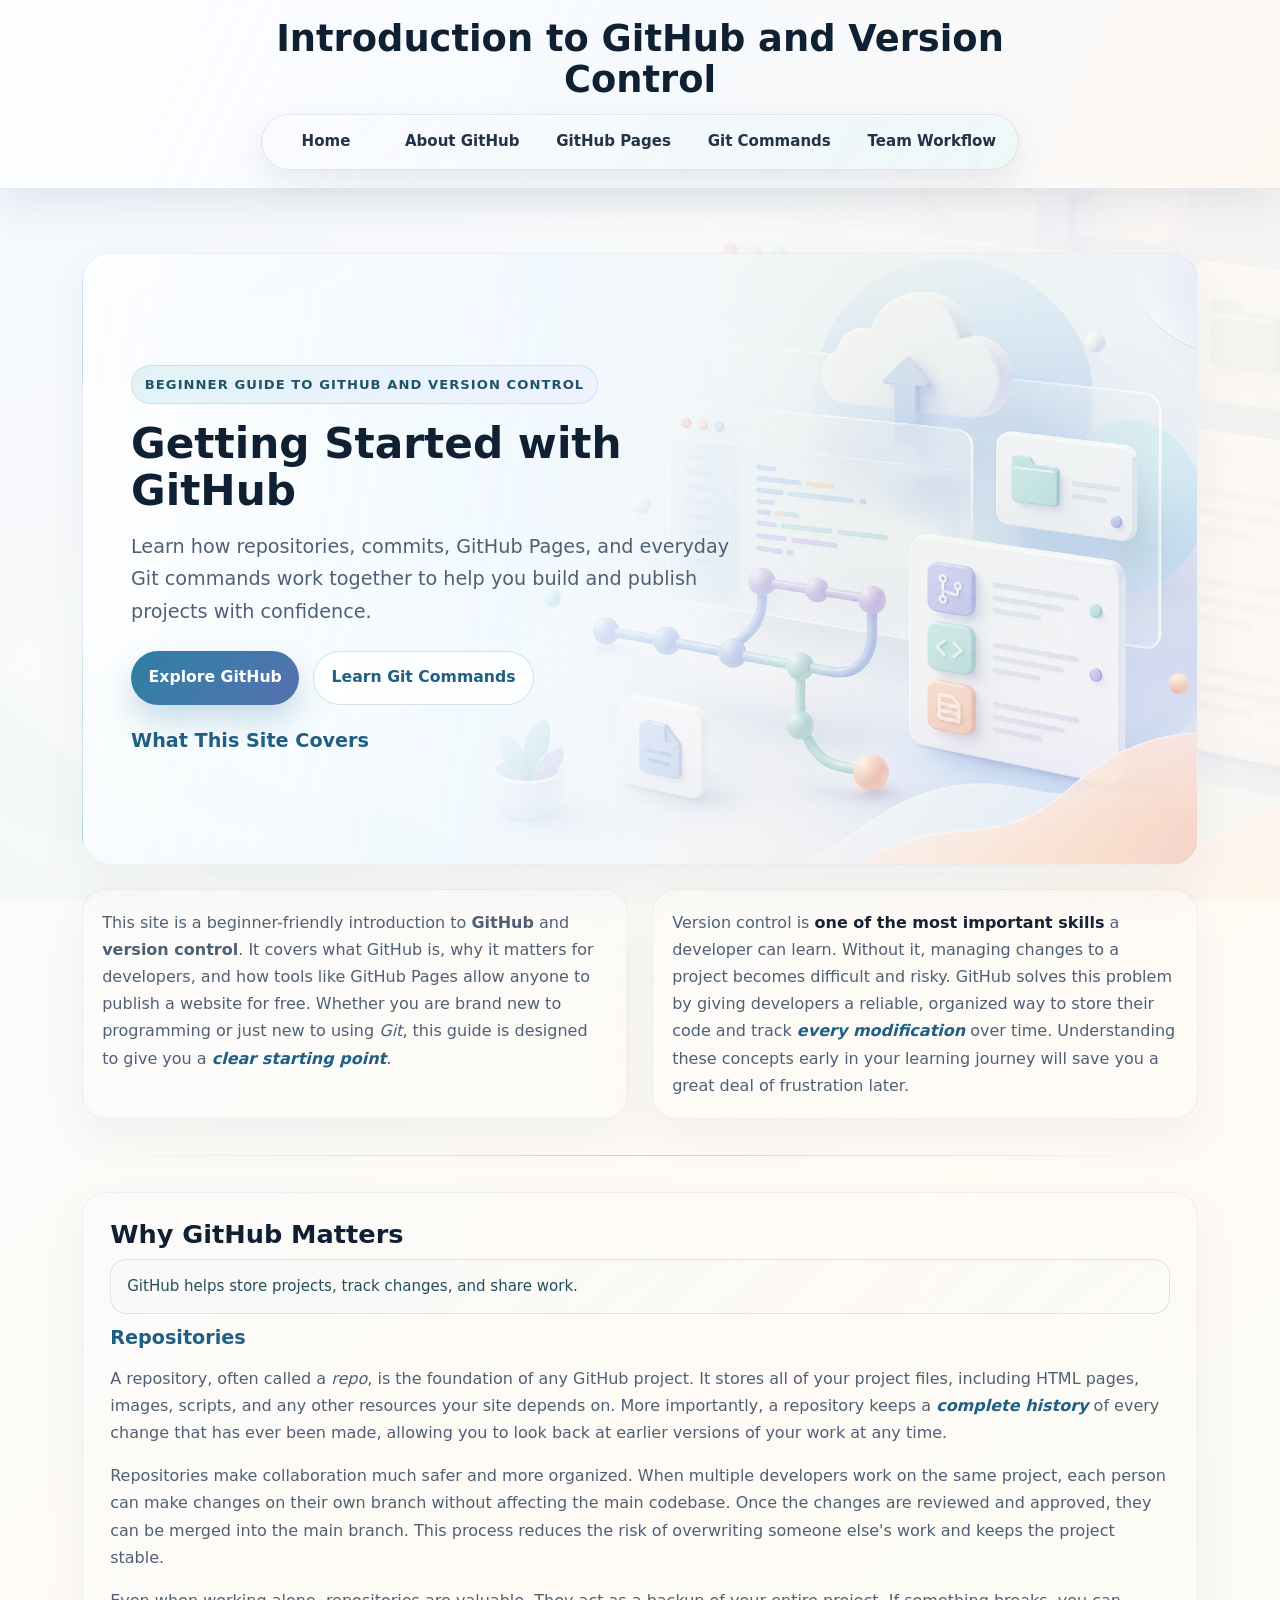
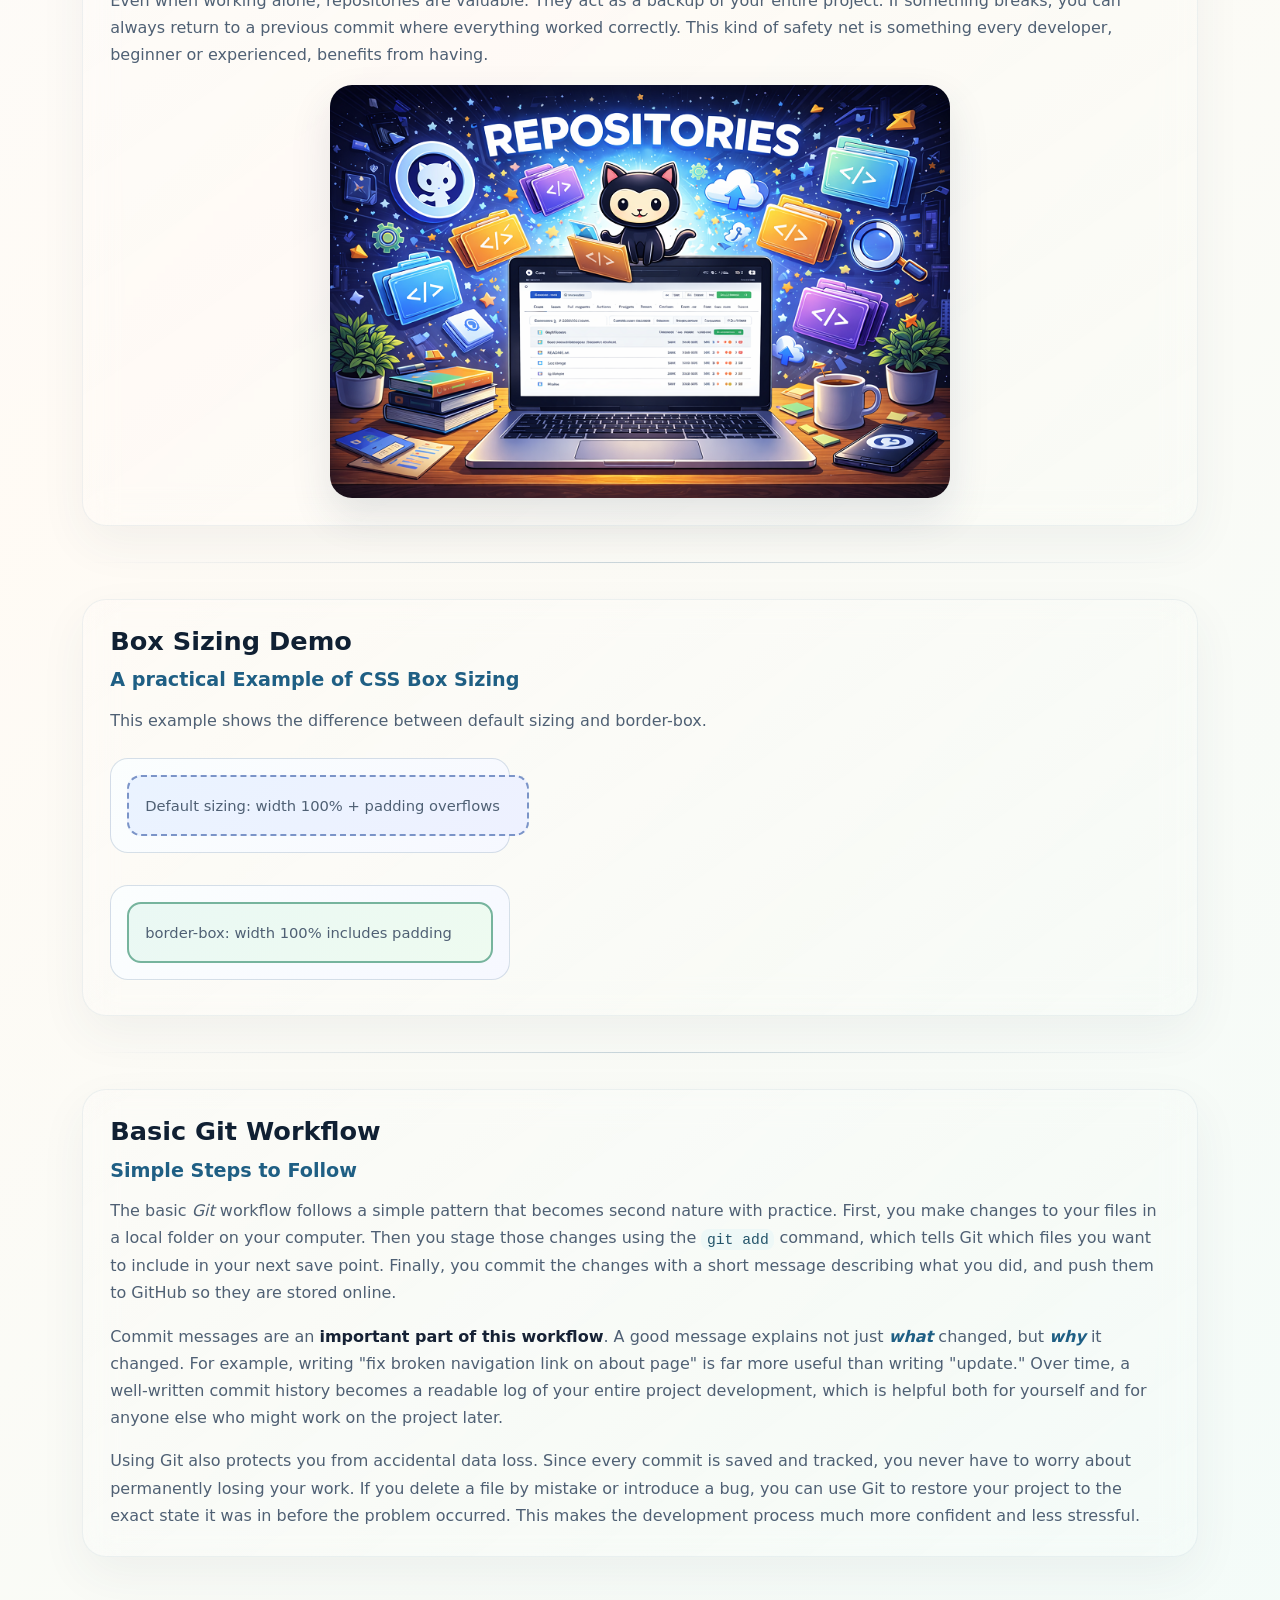
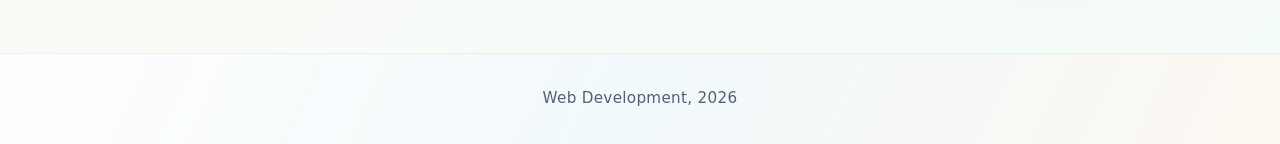
<file: index.html>
<!DOCTYPE html>
<html lang="en">
<head>
    <meta charset="UTF-8">
    <meta name="viewport" content="width=device-width, initial-scale=1.0">
    <meta name="author" content="Abdulrahman Al Haideri">
    <meta name="description" content="A simple three-page website about GitHub and version control.">
    <meta name="keywords" content="GitHub, version control, git, repository, GitHub Pages">
    <title>Getting Started with GitHub</title>
    <base href="https://7amany888555.github.io/web_dev_2026/">
    <link rel="stylesheet" href="css/style.css">
    <link rel="icon" type="image/png" href="/media/logoo.png">
<script type="application/ld+json">
{
  "@context": "https://schema.org",
  "@type": "WebPage",
  "name": "Getting Started with GitHub",
  "description": "A simple three-page website about GitHub and version control.",
  "author": {
    "@type": "Person",
    "name": "Abdulrahman Al Haideri"
  },


  "keywords": [
    "GitHub",
    "version control",
    "git",
    "repository",
    "GitHub Pages"
  ],
  "hasPart": [
    {
      "@type": "WebPageElement",
      "name": "Introduction to GitHub"
    },
    {
      "@type": "WebPageElement",
      "name": "Why GitHub Matters"
    },
    {
      "@type": "WebPageElement",
      "name": "Repositories"
    },
    {
      "@type": "WebPageElement",
      "name": "Box Sizing Demo"
    },
    {
      "@type": "WebPageElement",
      "name": "Basic Git Workflow"
    }
  ],
  "mainContentOfPage": {
    "@type": "WebPageElement",
    "name": "Main Article Content"
  },
  "breadcrumb": {
    "@type": "BreadcrumbList",
    "itemListElement": [
      {
        "@type": "ListItem",
        "position": 1,
        "name": "Home"
      },
      {
        "@type": "ListItem",
        "position": 2,
        "name": "About GitHub"
      },
      {
        "@type": "ListItem",
        "position": 3,
        "name": "GitHub Pages"
      }
    ]
  }
}
</script>

</head>
<body class="home-page">
    <header>
        <h1>Introduction to GitHub and Version Control</h1>
        <nav>
            <ul>
                <li><a href="index.html">Home</a></li>
                <li><a href="about.html">About GitHub</a></li>
                <li><a href="pages.html">GitHub Pages</a></li>
                <li><a href="git-commands.html">Git Commands</a></li>
                <li><a href="team-workflow.html">Team Workflow</a></li>
            </ul>
        </nav>
    </header>

    <main>
        <article>
            <header class="hero-section">
                <div class="hero-content">
                    <p class="eyebrow">Beginner guide to GitHub and version control</p>
                    <h2>Getting Started with GitHub</h2>
                    <p class="hero-summary">Learn how repositories, commits, GitHub Pages, and everyday Git commands work together to help you build and publish projects with confidence.</p>
                    <div class="hero-actions">
                        <a class="button button-primary" href="https://github.com" target="_blank" rel="noopener">Explore GitHub</a>
                        <a class="button button-secondary" href="git-commands.html">Learn Git Commands</a>
                    </div>
                    <h3>What This Site Covers</h3>
                </div>
            </header>

            <p>This site is a beginner-friendly introduction to <b>GitHub</b> and <b>version control</b>. It covers what GitHub is, why it matters for developers, and how tools like GitHub Pages allow anyone to publish a website for free. Whether you are brand new to programming or just new to using <i>Git</i>, this guide is designed to give you a <em>clear starting point</em>.</p>

            <p>Version control is <strong>one of the most important skills</strong> a developer can learn. Without it, managing changes to a project becomes difficult and risky. GitHub solves this problem by giving developers a reliable, organized way to store their code and track <em>every modification</em> over time. Understanding these concepts early in your learning journey will save you a great deal of frustration later.</p>

            <hr>

            <section>
                <header>
                    <h2>Why GitHub Matters</h2>
                    <aside>GitHub helps store projects, track changes, and share work.</aside>
                    <h3>Repositories</h3>
                </header>

                <p>A repository, often called a <i>repo</i>, is the foundation of any GitHub project. It stores all of your project files, including HTML pages, images, scripts, and any other resources your site depends on. More importantly, a repository keeps a <em>complete history</em> of every change that has ever been made, allowing you to look back at earlier versions of your work at any time.</p>

                <p>Repositories make collaboration much safer and more organized. When multiple developers work on the same project, each person can make changes on their own branch without affecting the main codebase. Once the changes are reviewed and approved, they can be merged into the main branch. This process reduces the risk of overwriting someone else's work and keeps the project stable.</p>

                <p>Even when working alone, repositories are valuable. They act as a backup of your entire project. If something breaks, you can always return to a previous commit where everything worked correctly. This kind of safety net is something every developer, beginner or experienced, benefits from having.</p>

                <picture>
                    <source srcset="media/Repo-large.png" media="(min-width: 400px)">
                    <source srcset="media/Repo-small.png" media="(max-width: 399px)">
                    <img src="media/Repo-small.png" alt="Repository logo representing code hosting and version control">
                </picture>
            </section>

            <hr>
            <section>
                <header>
                    <h2>Box Sizing Demo</h2>
                    <h3>A practical Example of CSS Box Sizing</h3>
                </header>

                <p>This example shows the difference between default sizing and border-box.</p>

                <div class="parent-box">
                    <div class="child-default">
                        <p>Default sizing: width 100% + padding overflows</p>
                    </div>
                </div>

                <div class="parent-box">
                    <div class="child-borderbox">
                        <p>border-box: width 100% includes padding</p>
                    </div>
                </div>
            </section>

            <hr>

            <section>
                <header>
                    <h2>Basic Git Workflow</h2>
                    <h3>Simple Steps to Follow</h3>
                </header>

                <p>The basic <i>Git</i> workflow follows a simple pattern that becomes second nature with practice. First, you make changes to your files in a local folder on your computer. Then you stage those changes using the <code>git add</code> command, which tells Git which files you want to include in your next save point. Finally, you commit the changes with a short message describing what you did, and push them to GitHub so they are stored online.</p>

                <p>Commit messages are an <strong>important part of this workflow</strong>. A good message explains not just <em>what</em> changed, but <em>why</em> it changed. For example, writing "fix broken navigation link on about page" is far more useful than writing "update." Over time, a well-written commit history becomes a readable log of your entire project development, which is helpful both for yourself and for anyone else who might work on the project later.</p>

                <p>Using Git also protects you from accidental data loss. Since every commit is saved and tracked, you never have to worry about permanently losing your work. If you delete a file by mistake or introduce a bug, you can use Git to restore your project to the exact state it was in before the problem occurred. This makes the development process much more confident and less stressful.</p>
            </section>
        </article>
    </main>

    <footer>
        <address>Web Development, 2026</address>
    </footer>
</body>
</html>
</file>
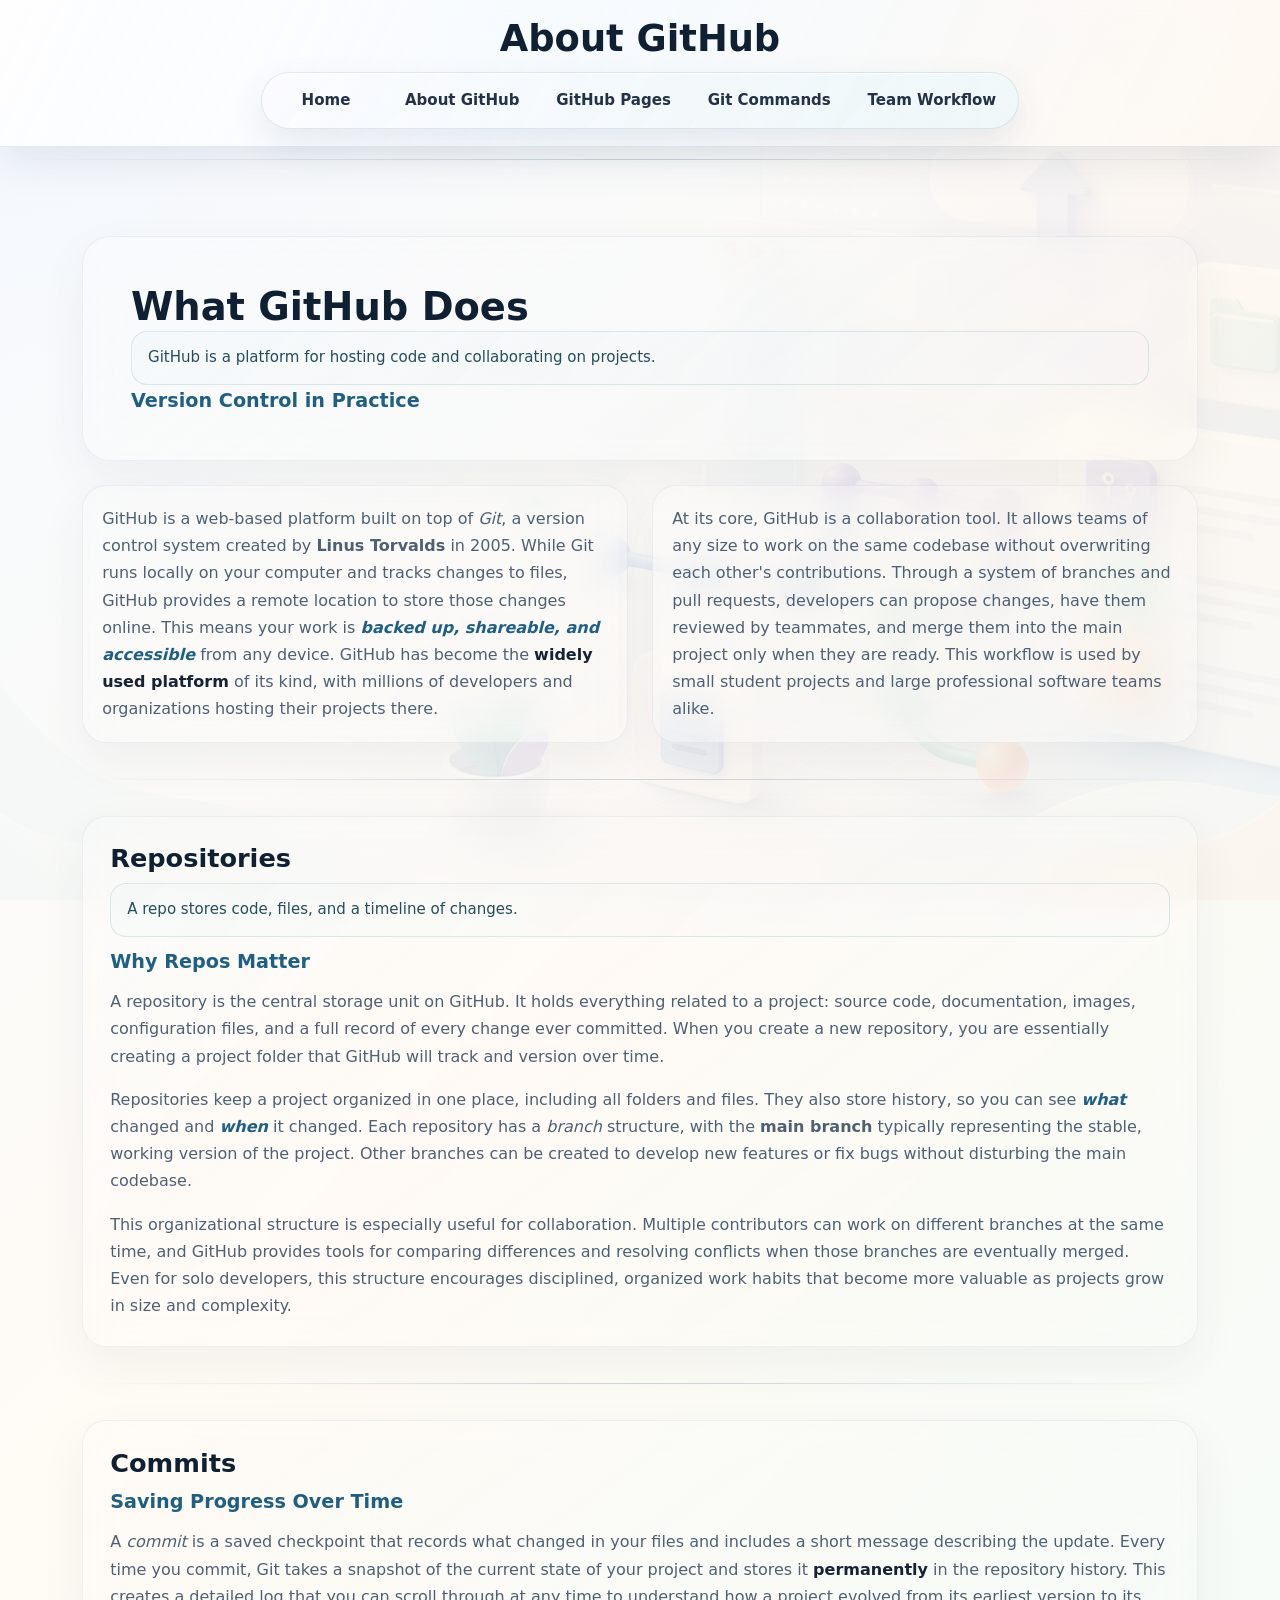
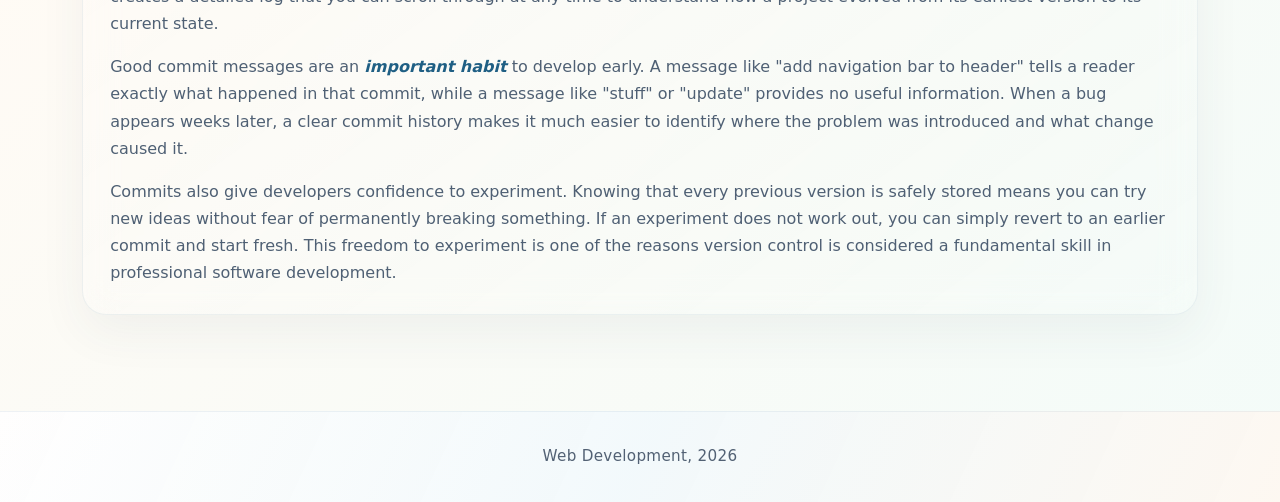
<file: about.html>
<!DOCTYPE html>
<html lang="en">
<head>
    <meta charset="UTF-8">
    <meta name="viewport" content="width=device-width, initial-scale=1.0">
    <meta name="author" content="Abdulrahman Al Haideri">
    <meta name="description" content="A short page about GitHub and how it helps developers.">
    <meta name="keywords" content="GitHub, git, repository, commits, collaboration">
    <title>About GitHub</title>
    <base href="https://7amany888555.github.io/web_dev_2026/">
    <link rel="stylesheet" href="css/style.css">
    <link rel="icon" type="image/png" href="/media/logoo.png">

    <script type="application/ld+json">
{
  "@context": "https://schema.org",
  "@type": "WebPage",
  "name": "About GitHub",
  "description": "A short page about GitHub and how it helps developers.",
  "author": {
    "@type": "Person",
    "name": "Abdulrahman Al Haideri"
  },
  "keywords": [
    "GitHub",
    "git",
    "repository",
    "commits",
    "collaboration"
  ],
  "hasPart": [
    {
      "@type": "WebPageElement",
      "name": "What GitHub Does"
    },
    {
      "@type": "WebPageElement",
      "name": "Repositories"
    },
    {
      "@type": "WebPageElement",
      "name": "Commits"
    }
  ],
  "mainEntity": {
    "@type": "CreativeWork",
    "name": "About GitHub Article"
  }
}
     </script>
</head>
<body class="inner-page">
    <header>
        <h1>About GitHub</h1>
        <nav>
            <ul>
                <li><a href="index.html">Home</a></li>
                <li><a href="about.html">About GitHub</a></li>
                <li><a href="pages.html">GitHub Pages</a></li>
                <li><a href="git-commands.html">Git Commands</a></li>
                <li><a href="team-workflow.html">Team Workflow</a></li>
            </ul>
        </nav>
    </header>

    <hr>

    <main>
        <article>
            <header>
                <h2>What GitHub Does</h2>
                    <aside>GitHub is a platform for hosting code and collaborating on projects.</aside>
                <h3>Version Control in Practice</h3>
            </header>

            <p>GitHub is a web-based platform built on top of <i>Git</i>, a version control system created by <b>Linus Torvalds</b> in 2005. While Git runs locally on your computer and tracks changes to files, GitHub provides a remote location to store those changes online. This means your work is <em>backed up, shareable, and accessible</em> from any device. GitHub has become the <strong>widely used platform</strong> of its kind, with millions of developers and organizations hosting their projects there.</p>

            <p>At its core, GitHub is a collaboration tool. It allows teams of any size to work on the same codebase without overwriting each other's contributions. Through a system of branches and pull requests, developers can propose changes, have them reviewed by teammates, and merge them into the main project only when they are ready. This workflow is used by small student projects and large professional software teams alike.</p>

            <hr>

            <section>
                <header>
                    <h2>Repositories</h2>
                    <aside>A repo stores code, files, and a timeline of changes.</aside>
                    <h3>Why Repos Matter</h3>
                </header>

                <p>A repository is the central storage unit on GitHub. It holds everything related to a project: source code, documentation, images, configuration files, and a full record of every change ever committed. When you create a new repository, you are essentially creating a project folder that GitHub will track and version over time.</p>

                <p>Repositories keep a project organized in one place, including all folders and files. They also store history, so you can see <em>what</em> changed and <em>when</em> it changed. Each repository has a <i>branch</i> structure, with the <b>main branch</b> typically representing the stable, working version of the project. Other branches can be created to develop new features or fix bugs without disturbing the main codebase.</p>

                <p>This organizational structure is especially useful for collaboration. Multiple contributors can work on different branches at the same time, and GitHub provides tools for comparing differences and resolving conflicts when those branches are eventually merged. Even for solo developers, this structure encourages disciplined, organized work habits that become more valuable as projects grow in size and complexity.</p>
            </section>

            <hr>

            <section>
                <header>
                    <h2>Commits</h2>
                    <h3>Saving Progress Over Time</h3>
                </header>

                <p>A <i>commit</i> is a saved checkpoint that records what changed in your files and includes a short message describing the update. Every time you commit, Git takes a snapshot of the current state of your project and stores it <strong>permanently</strong> in the repository history. This creates a detailed log that you can scroll through at any time to understand how a project evolved from its earliest version to its current state.</p>

                <p>Good commit messages are an <em>important habit</em> to develop early. A message like "add navigation bar to header" tells a reader exactly what happened in that commit, while a message like "stuff" or "update" provides no useful information. When a bug appears weeks later, a clear commit history makes it much easier to identify where the problem was introduced and what change caused it.</p>

                <p>Commits also give developers confidence to experiment. Knowing that every previous version is safely stored means you can try new ideas without fear of permanently breaking something. If an experiment does not work out, you can simply revert to an earlier commit and start fresh. This freedom to experiment is one of the reasons version control is considered a fundamental skill in professional software development.</p>
            </section>
        </article>
    </main>

    <footer>
        <address>Web Development, 2026</address>
    </footer>
</body>
</html>
</file>
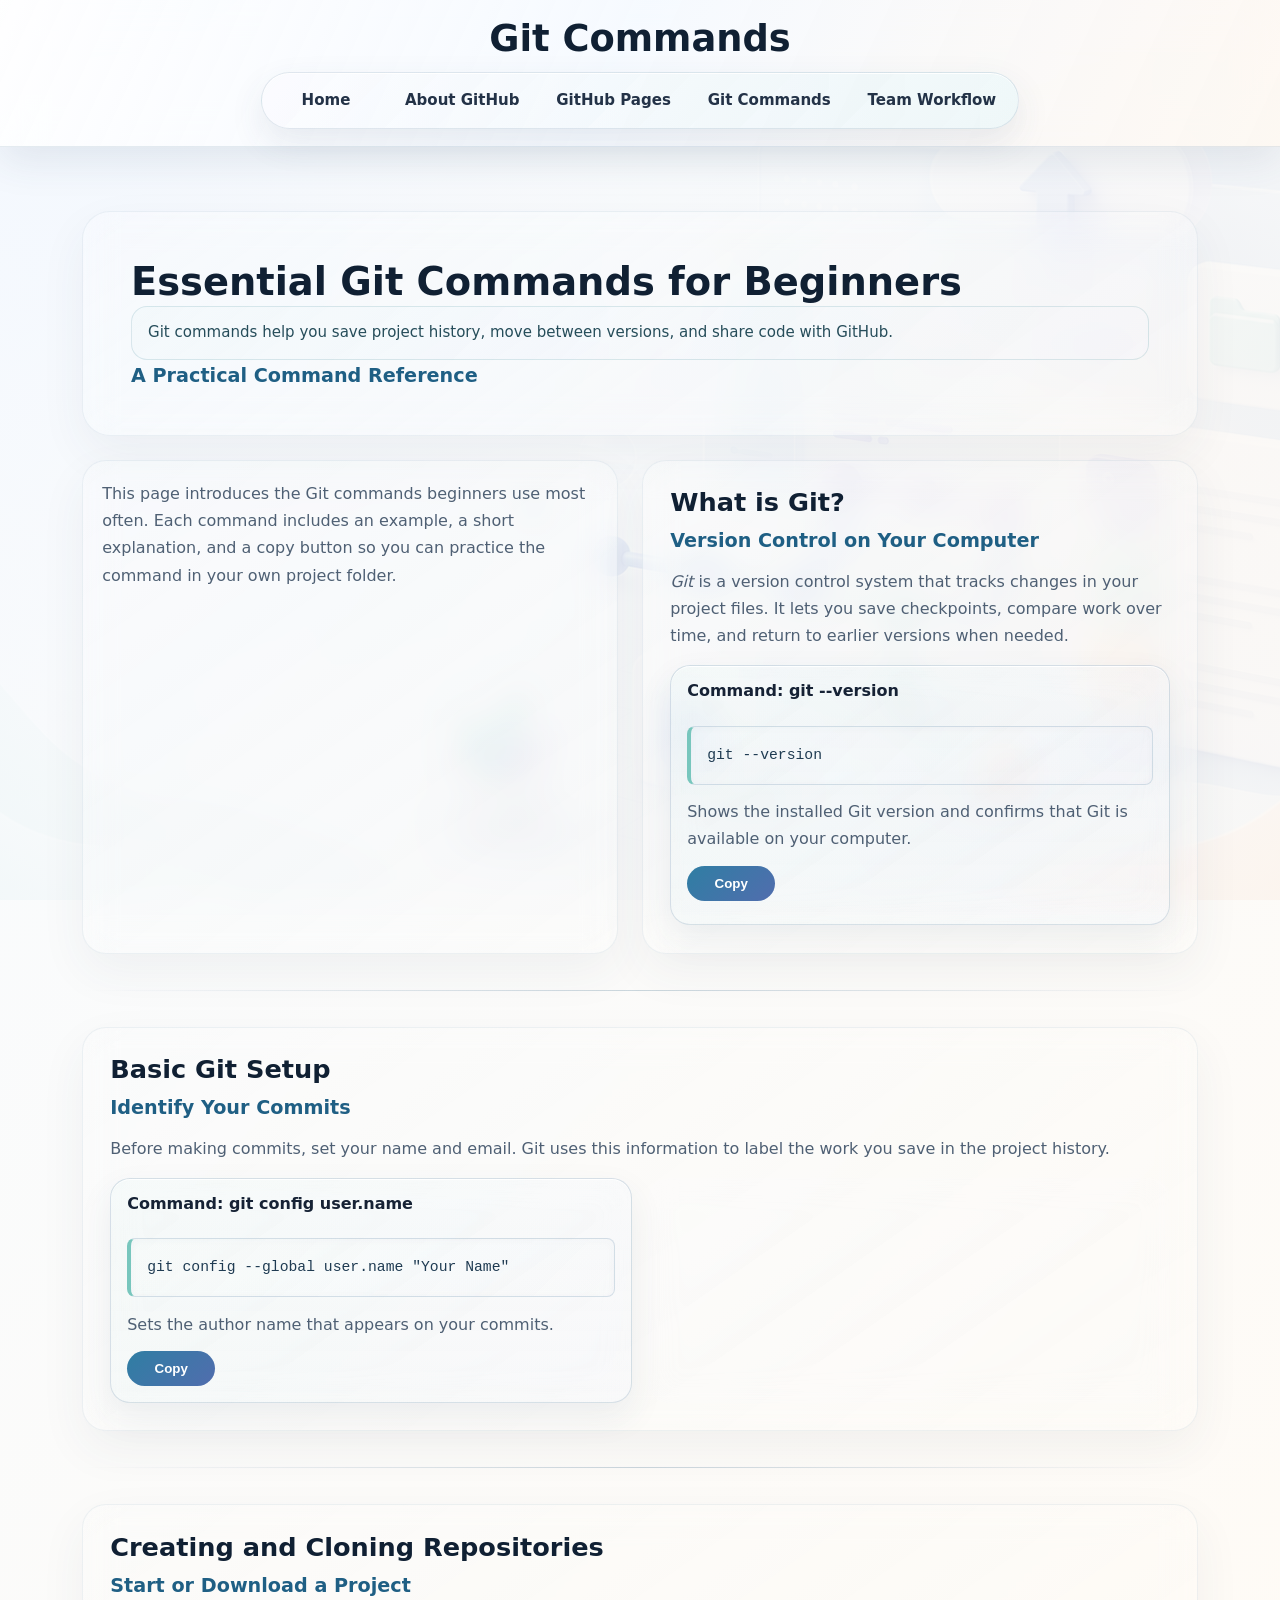
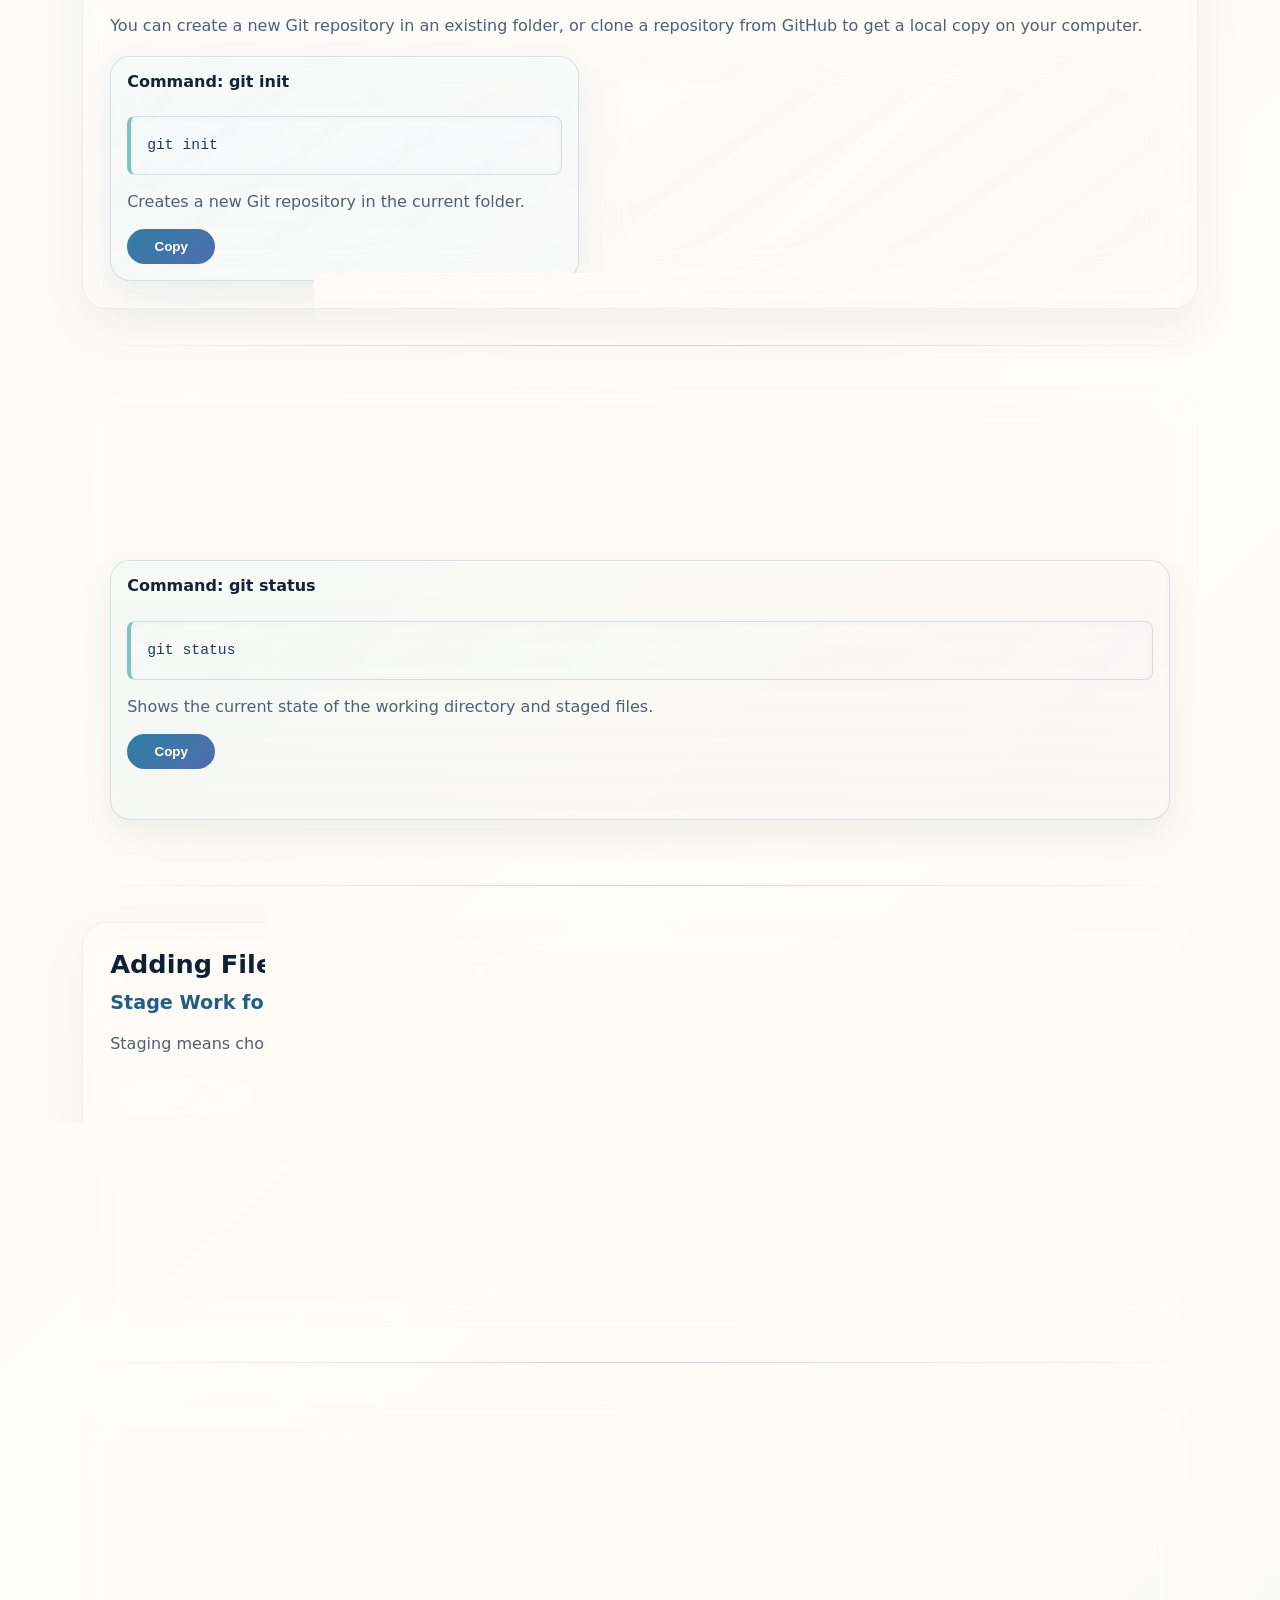
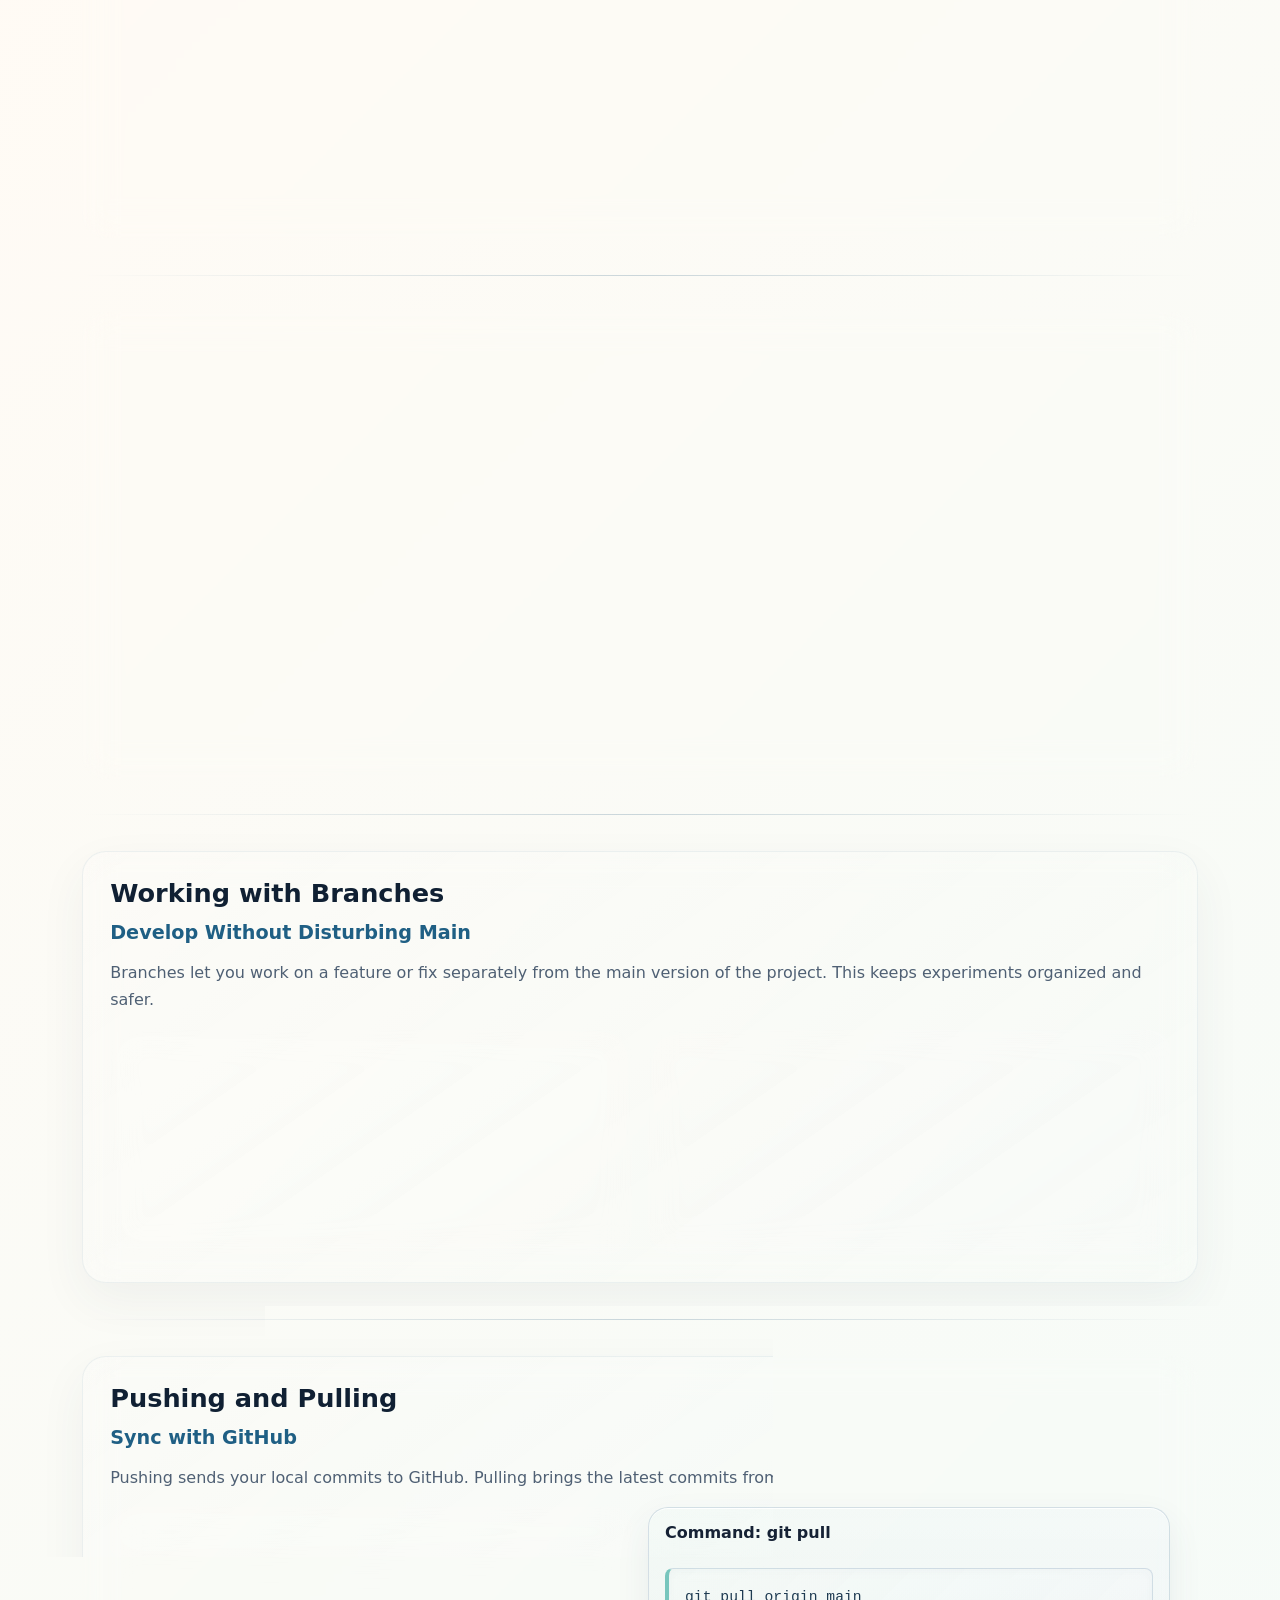
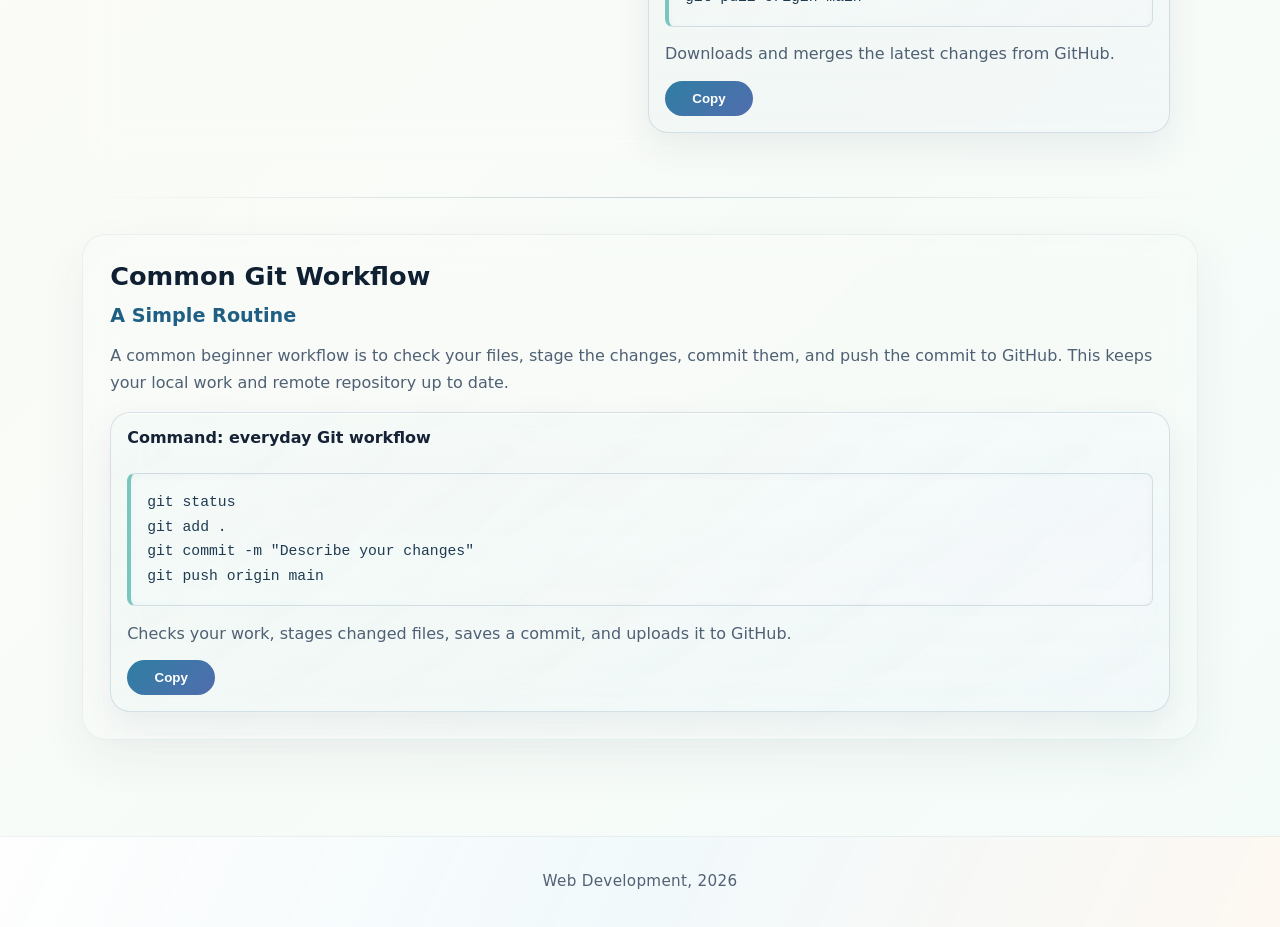
<file: git-commands.html>
<!DOCTYPE html>
<html lang="en">
<head>
    <meta charset="UTF-8">
    <meta name="viewport" content="width=device-width, initial-scale=1.0">
    <meta name="author" content="Abdulrahman Al Haideri">
    <meta name="description" content="A beginner-friendly guide to the most important Git commands for setup, repositories, commits, branches, pushing, and pulling.">
    <meta name="keywords" content="Git commands, git status, git add, git commit, git branch, git push, git pull, version control">
    <title>Git Commands</title>
    <base href="https://7amany888555.github.io/web_dev_2026/">
    <link rel="stylesheet" href="css/style.css">
    <link rel="icon" type="image/png" href="/media/logoo.png">

    <script type="application/ld+json">
{
  "@context": "https://schema.org",
  "@type": "WebPage",
  "name": "Git Commands",
  "description": "A beginner-friendly educational page that explains important Git commands for setup, repositories, status checks, staging, commits, history, branches, pushing, pulling, and a common Git workflow.",
  "author": {
    "@type": "Person",
    "name": "Abdulrahman Al Haideri"
  },
  "keywords": [
    "Git commands",
    "version control",
    "git setup",
    "git clone",
    "git status",
    "git add",
    "git commit",
    "git log",
    "git branch",
    "git push",
    "git pull"
  ],
  "hasPart": [
    {
      "@type": "WebPageElement",
      "name": "What is Git?"
    },
    {
      "@type": "WebPageElement",
      "name": "Basic Git Setup"
    },
    {
      "@type": "WebPageElement",
      "name": "Creating and Cloning Repositories"
    },
    {
      "@type": "WebPageElement",
      "name": "Checking Status"
    },
    {
      "@type": "WebPageElement",
      "name": "Adding Files"
    },
    {
      "@type": "WebPageElement",
      "name": "Committing Changes"
    },
    {
      "@type": "WebPageElement",
      "name": "Viewing History"
    },
    {
      "@type": "WebPageElement",
      "name": "Working with Branches"
    },
    {
      "@type": "WebPageElement",
      "name": "Pushing and Pulling"
    },
    {
      "@type": "WebPageElement",
      "name": "Common Git Workflow"
    }
  ],
  "mainEntity": {
    "@type": "LearningResource",
    "name": "Beginner Git Commands Guide",
    "learningResourceType": "Tutorial",
    "educationalLevel": "Beginner",
    "about": "Practical Git commands for new developers"
  }
}
    </script>
</head>
<body class="command-page">
    <header>
        <h1>Git Commands</h1>
        <nav>
            <ul>
                <li><a href="index.html">Home</a></li>
                <li><a href="about.html">About GitHub</a></li>
                <li><a href="pages.html">GitHub Pages</a></li>
                <li><a href="git-commands.html">Git Commands</a></li>
                <li><a href="team-workflow.html">Team Workflow</a></li>
            </ul>
        </nav>
    </header>

    <main>
        <article>
            <header>
                <h2>Essential Git Commands for Beginners</h2>
                <aside>Git commands help you save project history, move between versions, and share code with GitHub.</aside>
                <h3>A Practical Command Reference</h3>
            </header>

            <p>This page introduces the Git commands beginners use most often. Each command includes an example, a short explanation, and a copy button so you can practice the command in your own project folder.</p>

            <section>
                <header>
                    <h2>What is Git?</h2>
                    <h3>Version Control on Your Computer</h3>
                </header>

                <p><i>Git</i> is a version control system that tracks changes in your project files. It lets you save checkpoints, compare work over time, and return to earlier versions when needed.</p>

                <div class="command-card">
                    <h4>Command: git --version</h4>
                    <pre><code>git --version</code></pre>
                    <p>Shows the installed Git version and confirms that Git is available on your computer.</p>
                    <button type="button" class="copy-button" aria-label="Copy command git version">Copy</button>
                </div>
            </section>

            <hr>

            <section>
                <header>
                    <h2>Basic Git Setup</h2>
                    <h3>Identify Your Commits</h3>
                </header>

                <p>Before making commits, set your name and email. Git uses this information to label the work you save in the project history.</p>

                <div class="command-grid">
                    <div class="command-card">
                        <h4>Command: git config user.name</h4>
                        <pre><code>git config --global user.name "Your Name"</code></pre>
                        <p>Sets the author name that appears on your commits.</p>
                        <button type="button" class="copy-button" aria-label="Copy command git config user name">Copy</button>
                    </div>

                    <div class="command-card">
                        <h4>Command: git config user.email</h4>
                        <pre><code>git config --global user.email "you@example.com"</code></pre>
                        <p>Sets the email address connected to your commits.</p>
                        <button type="button" class="copy-button" aria-label="Copy command git config user email">Copy</button>
                    </div>
                </div>
            </section>

            <hr>

            <section>
                <header>
                    <h2>Creating and Cloning Repositories</h2>
                    <h3>Start or Download a Project</h3>
                </header>

                <p>You can create a new Git repository in an existing folder, or clone a repository from GitHub to get a local copy on your computer.</p>

                <div class="command-grid">
                    <div class="command-card">
                        <h4>Command: git init</h4>
                        <pre><code>git init</code></pre>
                        <p>Creates a new Git repository in the current folder.</p>
                        <button type="button" class="copy-button" aria-label="Copy command git init">Copy</button>
                    </div>

                    <div class="command-card">
                        <h4>Command: git clone</h4>
                        <pre><code>git clone https://github.com/username/repository-name.git</code></pre>
                        <p>Downloads a GitHub repository to your computer.</p>
                        <button type="button" class="copy-button" aria-label="Copy command git clone">Copy</button>
                    </div>
                </div>
            </section>

            <hr>

            <section>
                <header>
                    <h2>Checking Status</h2>
                    <h3>See What Changed</h3>
                </header>

                <p>Checking status is one of the safest habits in Git. It tells you which files changed, which files are staged, and what still needs attention.</p>

                <div class="command-card">
                    <h4>Command: git status</h4>
                    <pre><code>git status</code></pre>
                    <p>Shows the current state of the working directory and staged files.</p>
                    <button type="button" class="copy-button" aria-label="Copy command git status">Copy</button>
                </div>
            </section>

            <hr>

            <section>
                <header>
                    <h2>Adding Files</h2>
                    <h3>Stage Work for a Commit</h3>
                </header>

                <p>Staging means choosing which changes should be included in the next commit. You can stage one file or all changed files.</p>

                <div class="command-grid">
                    <div class="command-card">
                        <h4>Command: git add file</h4>
                        <pre><code>git add index.html</code></pre>
                        <p>Stages one specific file for the next commit.</p>
                        <button type="button" class="copy-button" aria-label="Copy command git add file">Copy</button>
                    </div>

                    <div class="command-card">
                        <h4>Command: git add all</h4>
                        <pre><code>git add .</code></pre>
                        <p>Stages all changed files in the current project folder.</p>
                        <button type="button" class="copy-button" aria-label="Copy command git add all">Copy</button>
                    </div>
                </div>
            </section>

            <hr>

            <section>
                <header>
                    <h2>Committing Changes</h2>
                    <h3>Save a Checkpoint</h3>
                </header>

                <p>A commit is a saved version of your staged work. Good commit messages explain what changed in a clear and specific way.</p>

                <div class="command-card">
                    <h4>Command: git commit</h4>
                    <pre><code>git commit -m "Add navigation links"</code></pre>
                    <p>Saves staged changes with a short message describing the update.</p>
                    <button type="button" class="copy-button" aria-label="Copy command git commit">Copy</button>
                </div>
            </section>

            <hr>

            <section>
                <header>
                    <h2>Viewing History</h2>
                    <h3>Review Past Commits</h3>
                </header>

                <p>Git history helps you understand how a project changed over time. It is especially useful when you need to find when a change was made.</p>

                <div class="command-card">
                    <h4>Command: git log</h4>
                    <pre><code>git log --oneline</code></pre>
                    <p>Displays a short list of recent commits in the repository.</p>
                    <button type="button" class="copy-button" aria-label="Copy command git log">Copy</button>
                </div>
            </section>

            <hr>

            <section>
                <header>
                    <h2>Working with Branches</h2>
                    <h3>Develop Without Disturbing Main</h3>
                </header>

                <p>Branches let you work on a feature or fix separately from the main version of the project. This keeps experiments organized and safer.</p>

                <div class="command-grid">
                    <div class="command-card">
                        <h4>Command: git branch</h4>
                        <pre><code>git branch</code></pre>
                        <p>Lists the branches in the current repository.</p>
                        <button type="button" class="copy-button" aria-label="Copy command git branch">Copy</button>
                    </div>

                    <div class="command-card">
                        <h4>Command: git checkout branch</h4>
                        <pre><code>git checkout -b new-feature</code></pre>
                        <p>Creates a new branch and switches to it.</p>
                        <button type="button" class="copy-button" aria-label="Copy command git checkout branch">Copy</button>
                    </div>
                </div>
            </section>

            <hr>

            <section>
                <header>
                    <h2>Pushing and Pulling</h2>
                    <h3>Sync with GitHub</h3>
                </header>

                <p>Pushing sends your local commits to GitHub. Pulling brings the latest commits from GitHub down to your computer.</p>

                <div class="command-grid">
                    <div class="command-card">
                        <h4>Command: git push</h4>
                        <pre><code>git push origin main</code></pre>
                        <p>Uploads commits from your local main branch to GitHub.</p>
                        <button type="button" class="copy-button" aria-label="Copy command git push">Copy</button>
                    </div>

                    <div class="command-card">
                        <h4>Command: git pull</h4>
                        <pre><code>git pull origin main</code></pre>
                        <p>Downloads and merges the latest changes from GitHub.</p>
                        <button type="button" class="copy-button" aria-label="Copy command git pull">Copy</button>
                    </div>
                </div>
            </section>

            <hr>

            <section>
                <header>
                    <h2>Common Git Workflow</h2>
                    <h3>A Simple Routine</h3>
                </header>

                <p>A common beginner workflow is to check your files, stage the changes, commit them, and push the commit to GitHub. This keeps your local work and remote repository up to date.</p>

                <div class="command-card command-card-wide">
                    <h4>Command: everyday Git workflow</h4>
                    <pre><code>git status
git add .
git commit -m "Describe your changes"
git push origin main</code></pre>
                    <p>Checks your work, stages changed files, saves a commit, and uploads it to GitHub.</p>
                    <button type="button" class="copy-button" aria-label="Copy common Git workflow commands">Copy</button>
                </div>
            </section>
        </article>
    </main>

    <footer>
        <address>Web Development, 2026</address>
    </footer>

    <script>
        const copyButtons = document.querySelectorAll(".copy-button");

        function copyCommand(commandText) {
            if (navigator.clipboard && window.isSecureContext) {
                return navigator.clipboard.writeText(commandText);
            }

            const textArea = document.createElement("textarea");
            textArea.value = commandText;
            textArea.setAttribute("readonly", "");
            textArea.style.position = "absolute";
            textArea.style.left = "-9999px";
            document.body.appendChild(textArea);
            textArea.select();
            document.execCommand("copy");
            document.body.removeChild(textArea);
            return Promise.resolve();
        }

        copyButtons.forEach((button) => {
            button.addEventListener("click", async () => {
                const commandCard = button.closest(".command-card");
                const commandText = commandCard.querySelector("code").innerText;

                try {
                    await copyCommand(commandText);
                    button.textContent = "Copied!";

                    setTimeout(() => {
                        button.textContent = "Copy";
                    }, 1600);
                } catch (error) {
                    button.textContent = "Copy failed";

                    setTimeout(() => {
                        button.textContent = "Copy";
                    }, 1600);
                }
            });
        });
    </script>
</body>
</html>
</file>
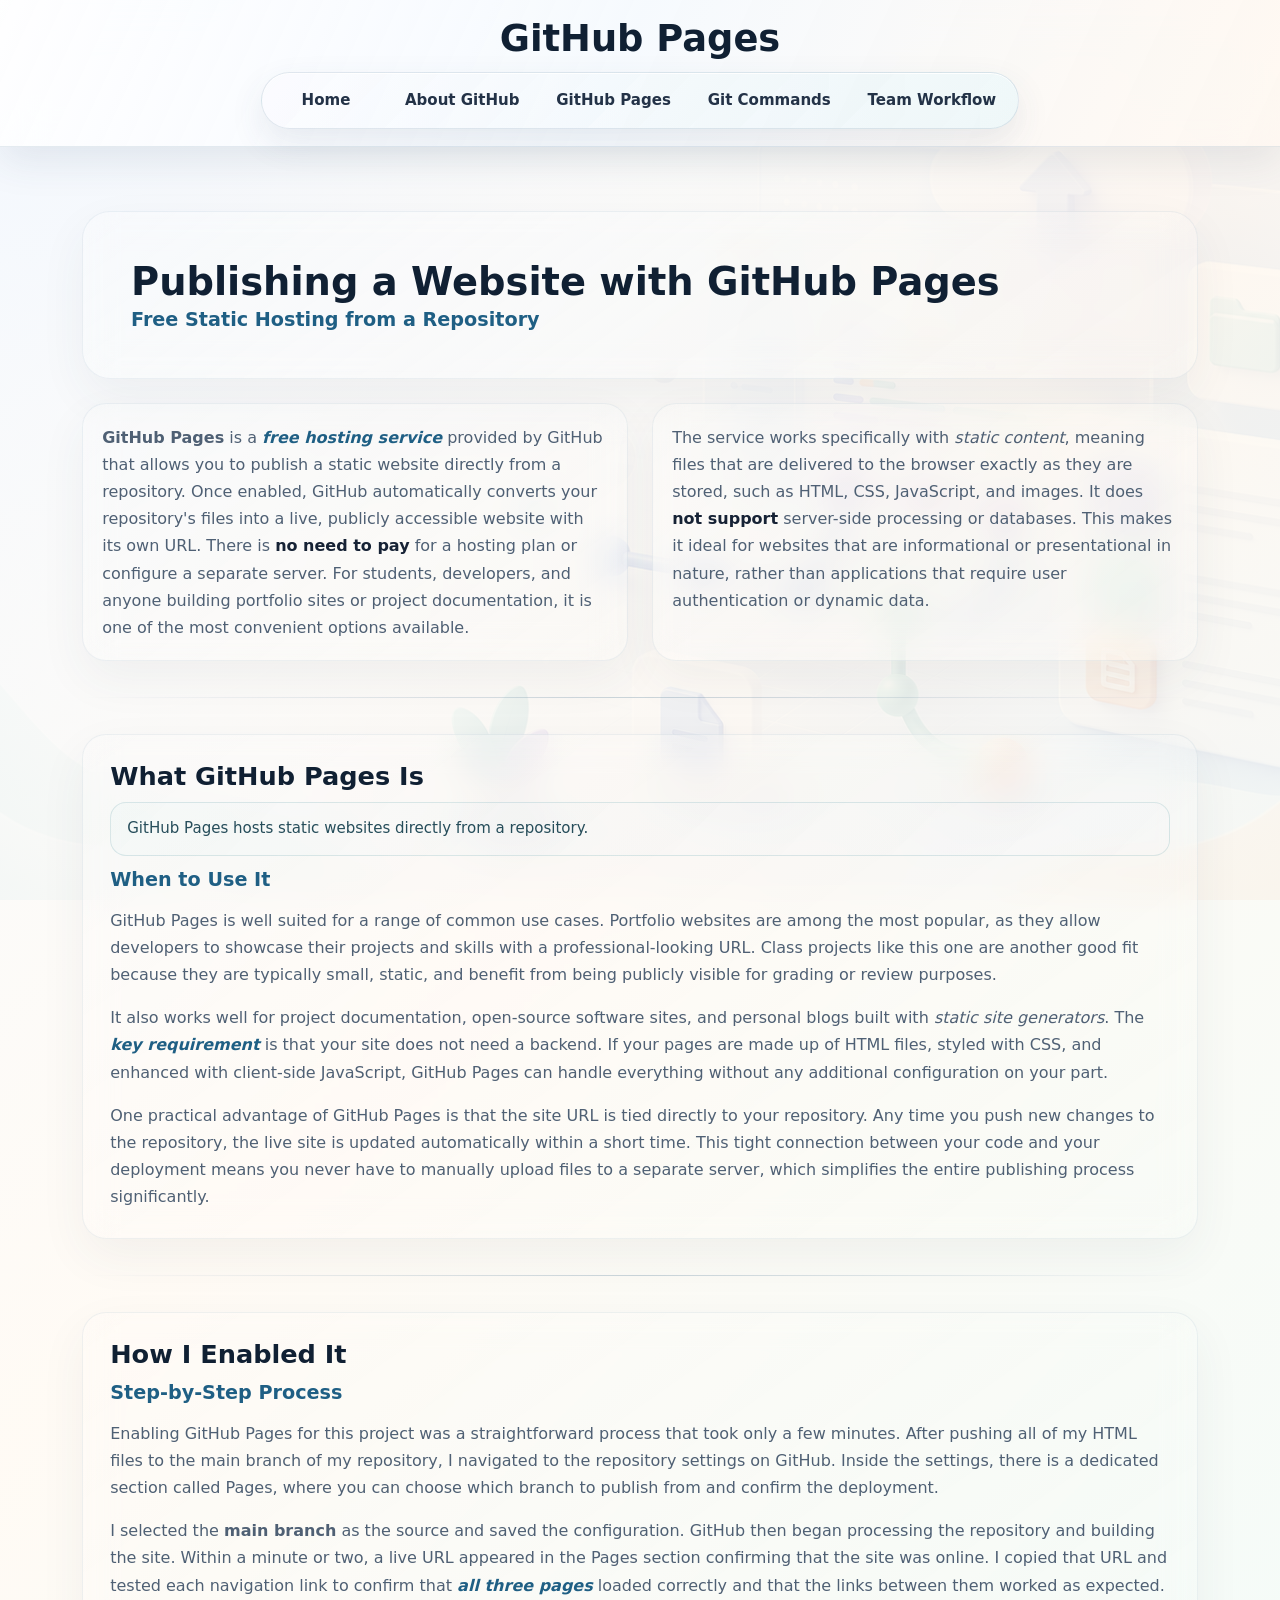
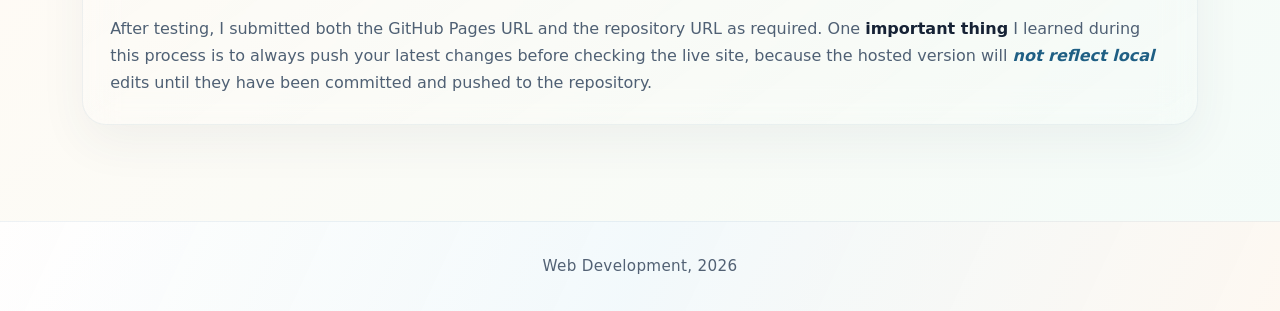
<file: pages.html>
<!DOCTYPE html>
<html lang="en">
<head>
    <meta charset="UTF-8">
    <meta name="viewport" content="width=device-width, initial-scale=1.0">
    <meta name="author" content="Abdulrahman Al Haideri">
    <meta name="description" content="A short page explaining GitHub Pages and how to publish a site.">
    <meta name="keywords" content="GitHub Pages, hosting, static site, HTML, deployment">
    <title>GitHub Pages</title>
    <base href="https://7amany888555.github.io/web_dev_2026/">
    <link rel="stylesheet" href="css/style.css">
    <link rel="icon" type="image/png" href="/media/logoo.png">

    <script type="application/ld+json">
{
  "@context": "https://schema.org",
  "@type": "WebPage",
  "name": "GitHub Pages",
  "description": "A short page explaining GitHub Pages and how to publish a site.",
  "author": {
    "@type": "Person",
    "name": "Abdulrahman Al Haideri"
  },
  "keywords": [
    "GitHub Pages",
    "hosting",
    "static site",
    "HTML",
    "deployment"
  ],
  "hasPart": [
    {
      "@type": "WebPageElement",
      "name": "Publishing a Website with GitHub Pages"
    },
    {
      "@type": "WebPageElement",
      "name": "What GitHub Pages Is"
    },
    {
      "@type": "WebPageElement",
      "name": "How I Enabled It"
    }
  ],
  "mainEntity": {
    "@type": "CreativeWork",
    "name": "GitHub Pages Article"
  }
}
</script>
</head>
<body class="inner-page">
    <header>
        <h1>GitHub Pages</h1>
        <nav>
            <ul>
                <li><a href="index.html">Home</a></li>
                <li><a href="about.html">About GitHub</a></li>
                <li><a href="pages.html">GitHub Pages</a></li>
                <li><a href="git-commands.html">Git Commands</a></li>
                <li><a href="team-workflow.html">Team Workflow</a></li>
            </ul>
        </nav>
    </header>

    <main>
        <article>
            <header>
                <h2>Publishing a Website with GitHub Pages</h2>
                <h3>Free Static Hosting from a Repository</h3>
            </header>

            <p><b>GitHub Pages</b> is a <em>free hosting service</em> provided by GitHub that allows you to publish a static website directly from a repository. Once enabled, GitHub automatically converts your repository's files into a live, publicly accessible website with its own URL. There is <strong>no need to pay</strong> for a hosting plan or configure a separate server. For students, developers, and anyone building portfolio sites or project documentation, it is one of the most convenient options available.</p>

            <p>The service works specifically with <i>static content</i>, meaning files that are delivered to the browser exactly as they are stored, such as HTML, CSS, JavaScript, and images. It does <strong>not support</strong> server-side processing or databases. This makes it ideal for websites that are informational or presentational in nature, rather than applications that require user authentication or dynamic data.</p>

            <hr>

            <section>
                <header>
                    <h2>What GitHub Pages Is</h2>
                    <aside>GitHub Pages hosts static websites directly from a repository.</aside>
                    <h3>When to Use It</h3>
                </header>

                <p>GitHub Pages is well suited for a range of common use cases. Portfolio websites are among the most popular, as they allow developers to showcase their projects and skills with a professional-looking URL. Class projects like this one are another good fit because they are typically small, static, and benefit from being publicly visible for grading or review purposes.</p>

                <p>It also works well for project documentation, open-source software sites, and personal blogs built with <i>static site generators</i>. The <em>key requirement</em> is that your site does not need a backend. If your pages are made up of HTML files, styled with CSS, and enhanced with client-side JavaScript, GitHub Pages can handle everything without any additional configuration on your part.</p>

                <p>One practical advantage of GitHub Pages is that the site URL is tied directly to your repository. Any time you push new changes to the repository, the live site is updated automatically within a short time. This tight connection between your code and your deployment means you never have to manually upload files to a separate server, which simplifies the entire publishing process significantly.</p>
            </section>

            <hr>

            <section>
                <header>
                    <h2>How I Enabled It</h2>
                    <h3>Step-by-Step Process</h3>
                </header>

                <p>Enabling GitHub Pages for this project was a straightforward process that took only a few minutes. After pushing all of my HTML files to the main branch of my repository, I navigated to the repository settings on GitHub. Inside the settings, there is a dedicated section called Pages, where you can choose which branch to publish from and confirm the deployment.</p>

                <p>I selected the <b>main branch</b> as the source and saved the configuration. GitHub then began processing the repository and building the site. Within a minute or two, a live URL appeared in the Pages section confirming that the site was online. I copied that URL and tested each navigation link to confirm that <em>all three pages</em> loaded correctly and that the links between them worked as expected.</p>

                <p>After testing, I submitted both the GitHub Pages URL and the repository URL as required. One <strong>important thing</strong> I learned during this process is to always push your latest changes before checking the live site, because the hosted version will <em>not reflect local</em> edits until they have been committed and pushed to the repository.</p>
                
            </section>
          
        </article>
    </main>

    <footer>
        <address>Web Development, 2026</address>
    </footer>
</body>
</html>
</file>
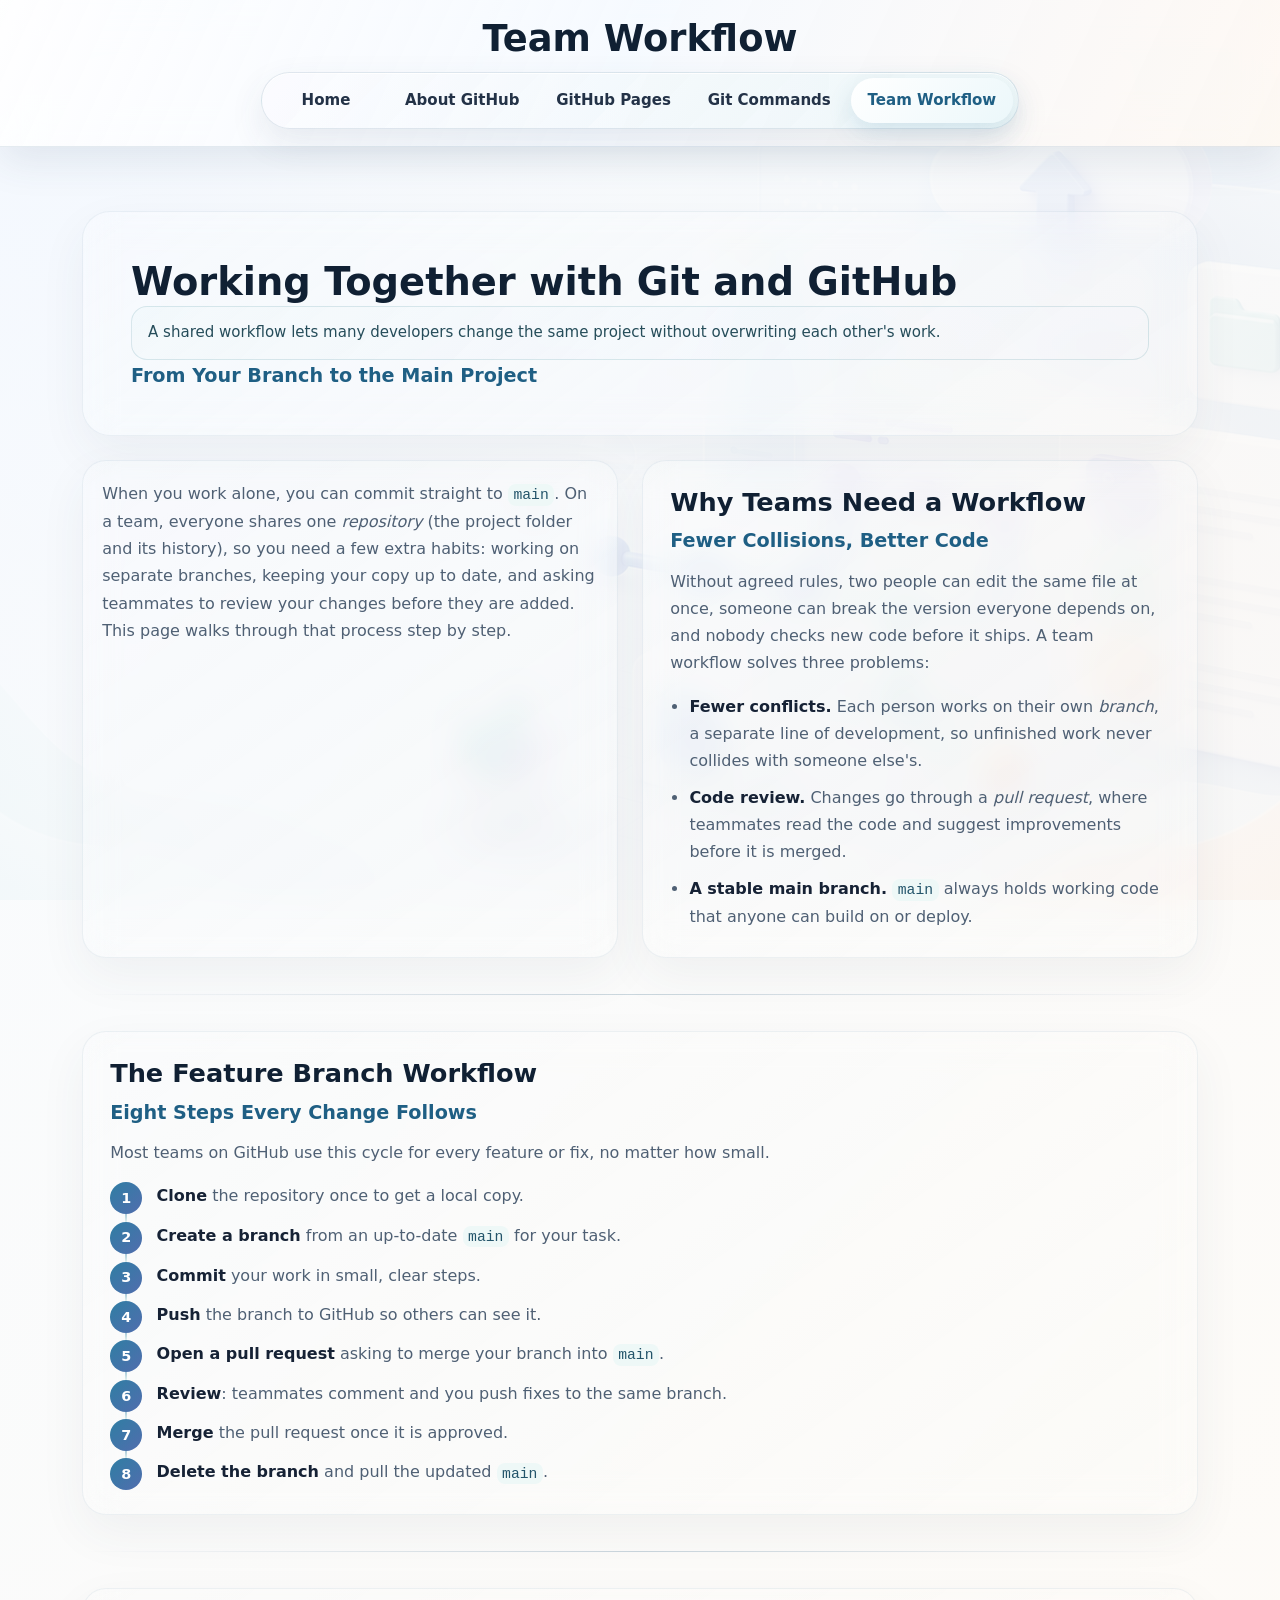
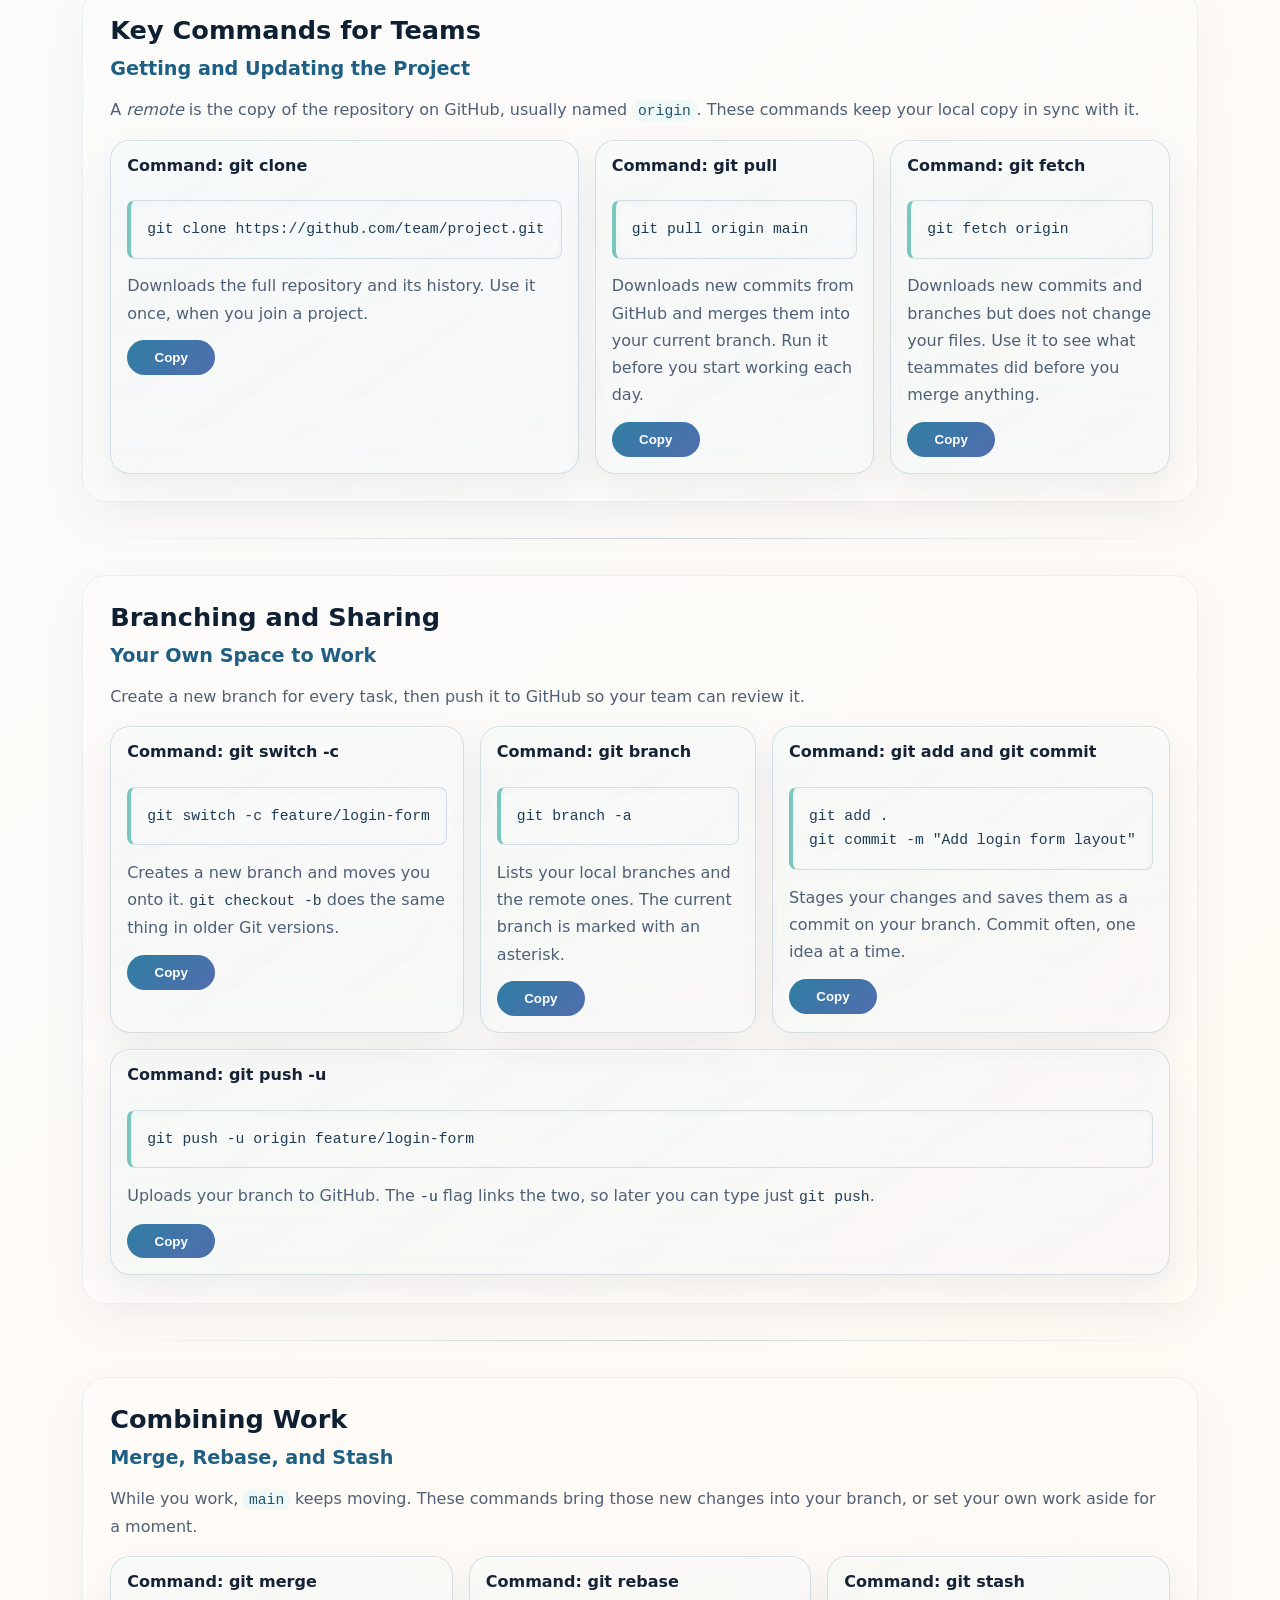
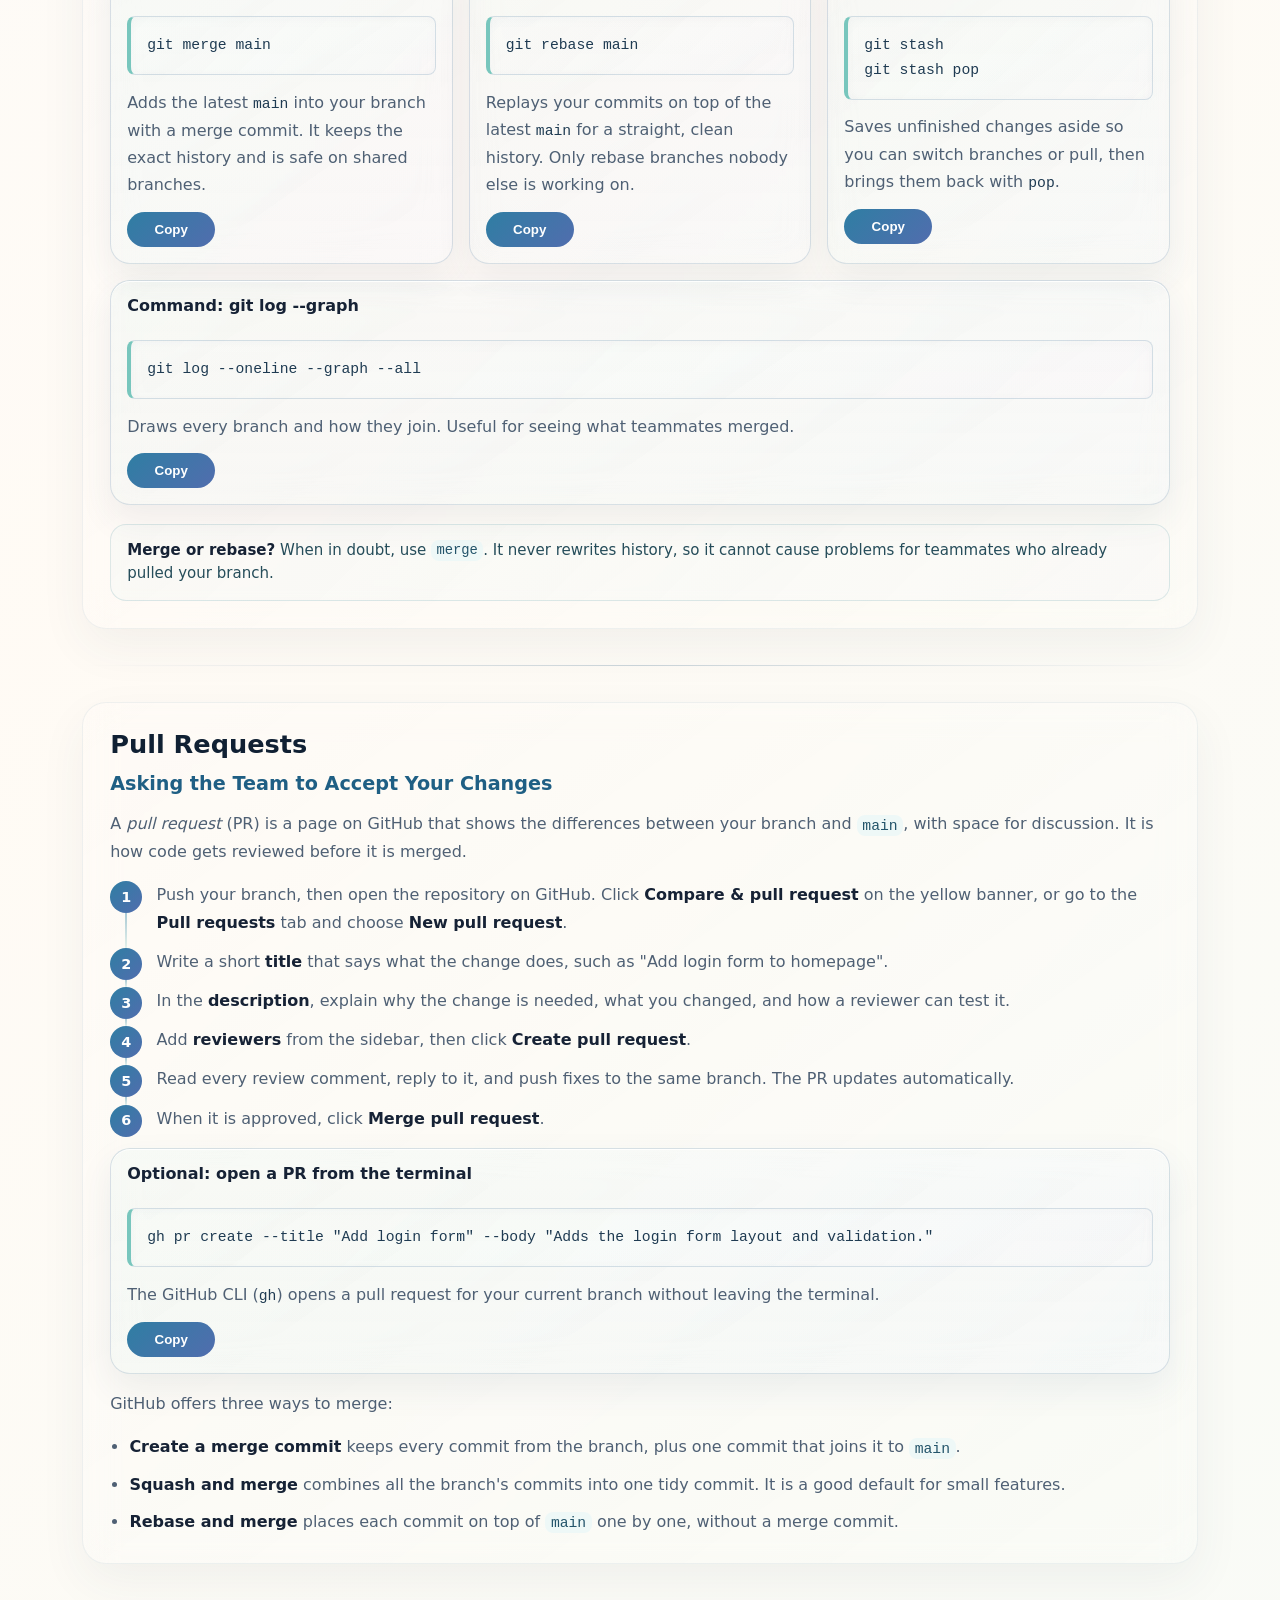
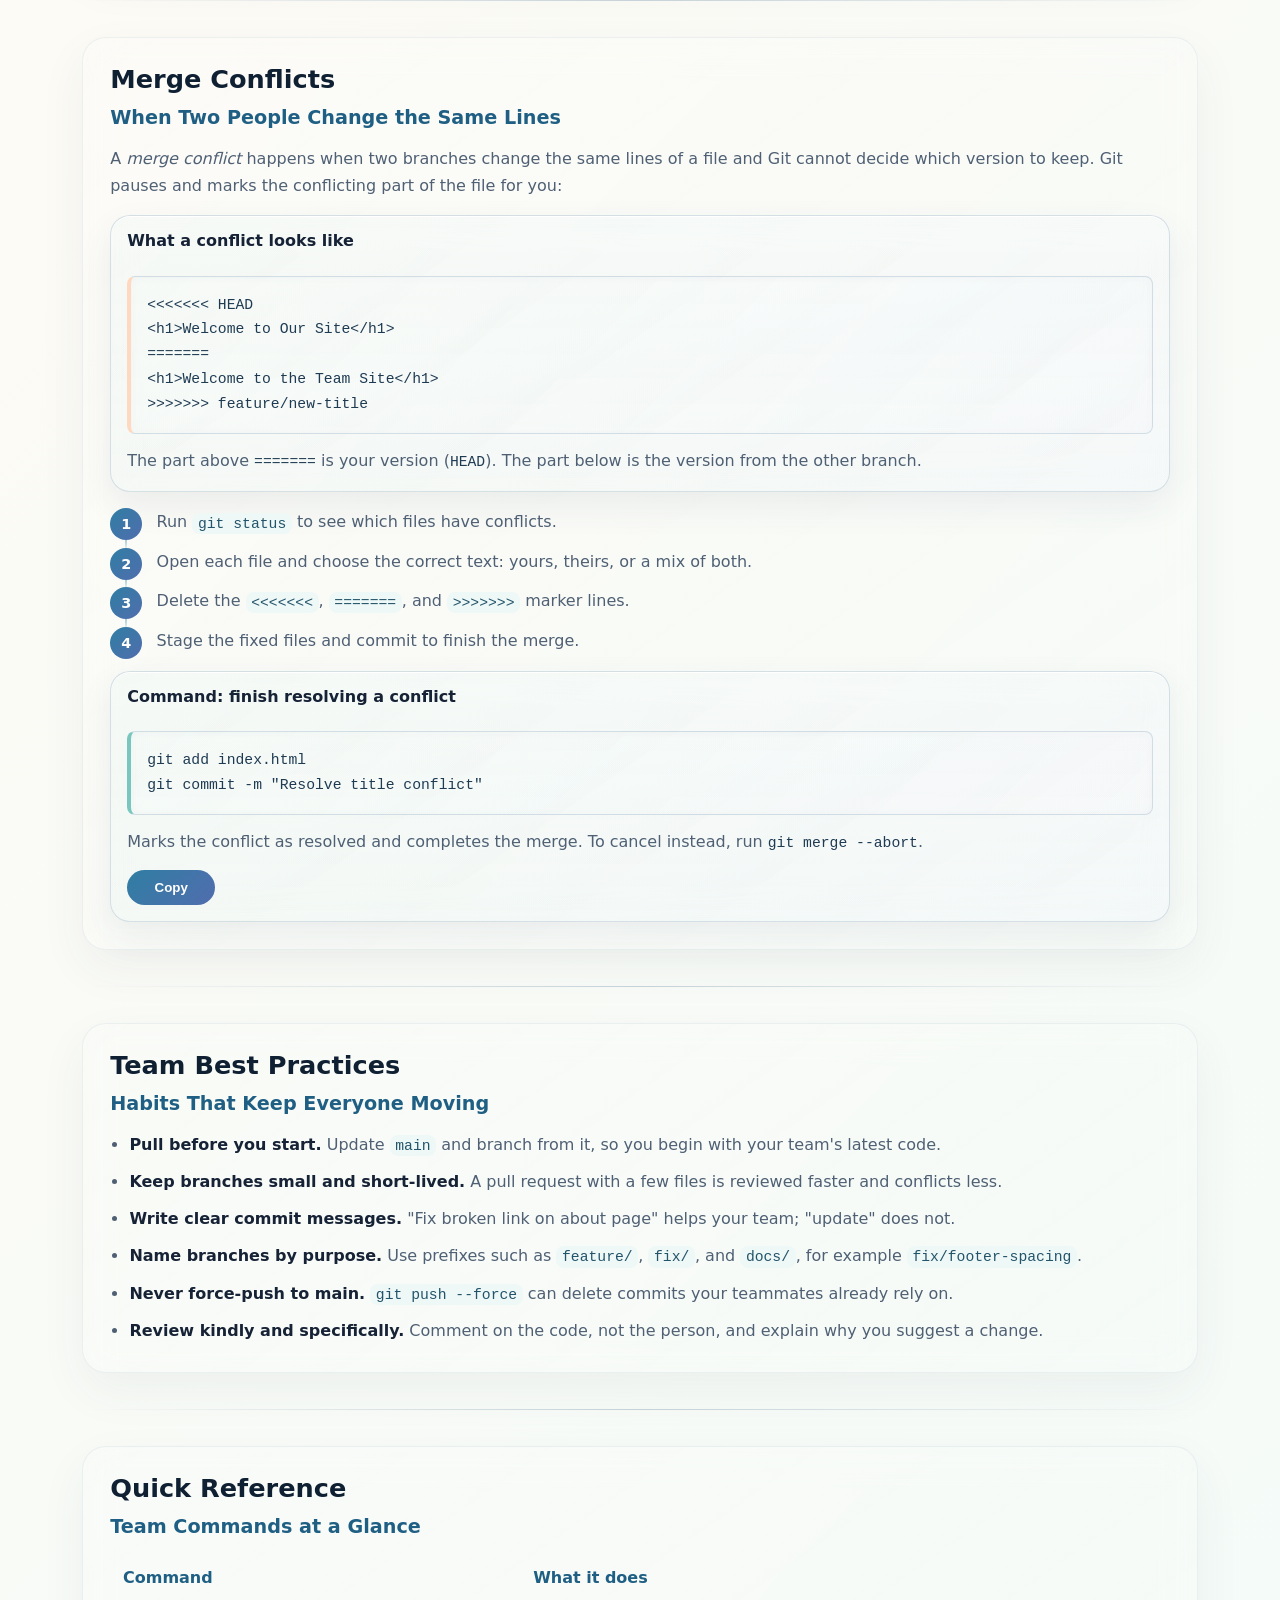
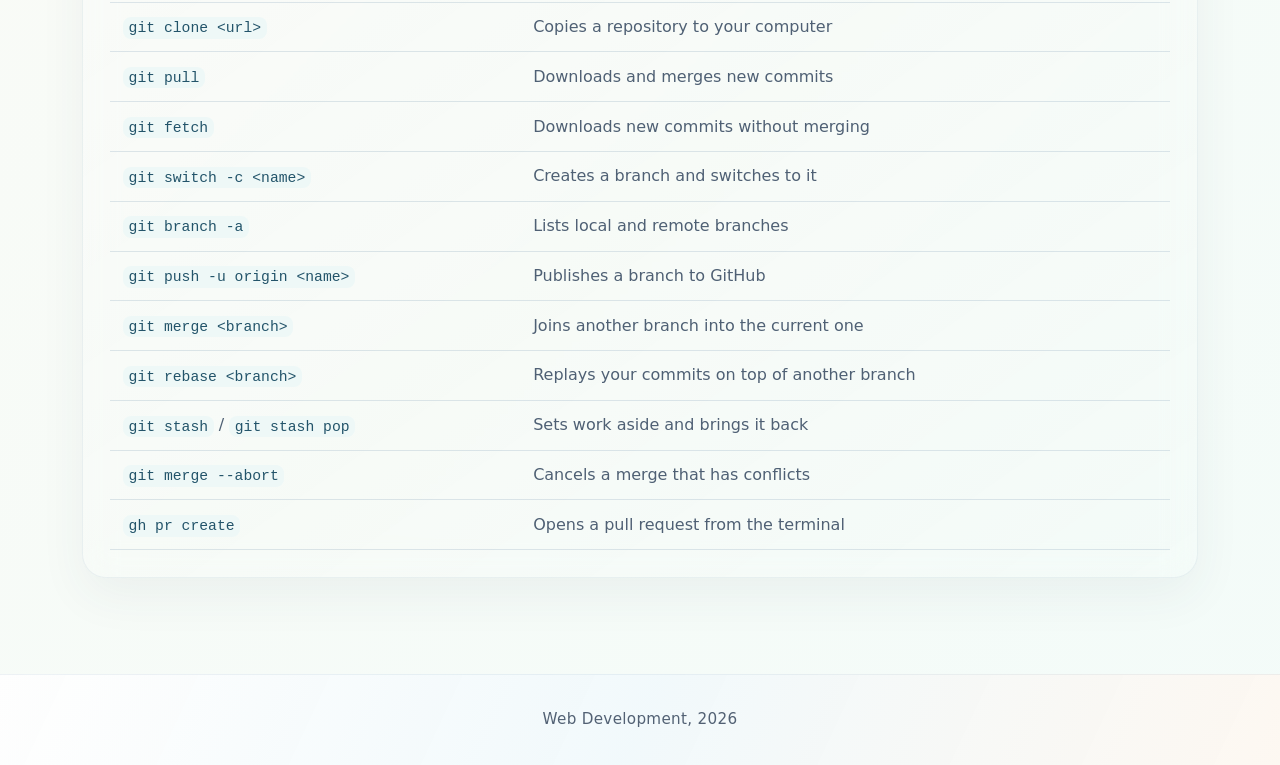
<file: team-workflow.html>
<!DOCTYPE html>
<html lang="en">
<head>
    <meta charset="UTF-8">
    <meta name="viewport" content="width=device-width, initial-scale=1.0">
    <meta name="author" content="Abdulrahman Al Haideri">
    <meta name="description" content="A beginner-friendly guide to team-based development with Git and GitHub: branches, pulling changes, pull requests, code review, and merge conflicts.">
    <meta name="keywords" content="Git team workflow, pull request, git pull, git fetch, git merge, git rebase, merge conflicts, code review, feature branch">
    <title>Team Workflow</title>
    <base href="https://7amany888555.github.io/web_dev_2026/">
    <link rel="stylesheet" href="css/style.css">
    <link rel="icon" type="image/png" href="/media/logoo.png">

    <script type="application/ld+json">
{
  "@context": "https://schema.org",
  "@type": "WebPage",
  "name": "Team Workflow",
  "description": "A beginner-friendly educational page that explains how developers collaborate with Git and GitHub using feature branches, pull requests, code review, and conflict resolution.",
  "author": {
    "@type": "Person",
    "name": "Abdulrahman Al Haideri"
  },
  "keywords": [
    "team workflow",
    "feature branch",
    "pull request",
    "git pull",
    "git fetch",
    "git merge",
    "git rebase",
    "git stash",
    "merge conflicts",
    "code review"
  ],
  "hasPart": [
    { "@type": "WebPageElement", "name": "Why Teams Need a Workflow" },
    { "@type": "WebPageElement", "name": "The Feature Branch Workflow" },
    { "@type": "WebPageElement", "name": "Key Commands for Teams" },
    { "@type": "WebPageElement", "name": "Pull Requests" },
    { "@type": "WebPageElement", "name": "Merge Conflicts" },
    { "@type": "WebPageElement", "name": "Team Best Practices" },
    { "@type": "WebPageElement", "name": "Quick Reference" }
  ],
  "mainEntity": {
    "@type": "LearningResource",
    "name": "Beginner Guide to Team Development with Git",
    "learningResourceType": "Tutorial",
    "educationalLevel": "Beginner",
    "about": "Collaborating on one repository with Git and GitHub"
  }
}
    </script>
</head>
<body class="command-page">
    <header>
        <h1>Team Workflow</h1>
        <nav>
            <ul>
                <li><a href="index.html">Home</a></li>
                <li><a href="about.html">About GitHub</a></li>
                <li><a href="pages.html">GitHub Pages</a></li>
                <li><a href="git-commands.html">Git Commands</a></li>
                <li><a href="team-workflow.html" aria-current="page">Team Workflow</a></li>
            </ul>
        </nav>
    </header>

    <main>
        <article>
            <header>
                <h2>Working Together with Git and GitHub</h2>
                <aside>A shared workflow lets many developers change the same project without overwriting each other's work.</aside>
                <h3>From Your Branch to the Main Project</h3>
            </header>

            <p>When you work alone, you can commit straight to <code>main</code>. On a team, everyone shares one <i>repository</i> (the project folder and its history), so you need a few extra habits: working on separate branches, keeping your copy up to date, and asking teammates to review your changes before they are added. This page walks through that process step by step.</p>

            <section>
                <header>
                    <h2>Why Teams Need a Workflow</h2>
                    <h3>Fewer Collisions, Better Code</h3>
                </header>

                <p>Without agreed rules, two people can edit the same file at once, someone can break the version everyone depends on, and nobody checks new code before it ships. A team workflow solves three problems:</p>

                <ul class="plain-list">
                    <li><strong>Fewer conflicts.</strong> Each person works on their own <i>branch</i>, a separate line of development, so unfinished work never collides with someone else's.</li>
                    <li><strong>Code review.</strong> Changes go through a <i>pull request</i>, where teammates read the code and suggest improvements before it is merged.</li>
                    <li><strong>A stable main branch.</strong> <code>main</code> always holds working code that anyone can build on or deploy.</li>
                </ul>
            </section>

            <hr>

            <section>
                <header>
                    <h2>The Feature Branch Workflow</h2>
                    <h3>Eight Steps Every Change Follows</h3>
                </header>

                <p>Most teams on GitHub use this cycle for every feature or fix, no matter how small.</p>

                <ol class="workflow-steps">
                    <li><strong>Clone</strong> the repository once to get a local copy.</li>
                    <li><strong>Create a branch</strong> from an up-to-date <code>main</code> for your task.</li>
                    <li><strong>Commit</strong> your work in small, clear steps.</li>
                    <li><strong>Push</strong> the branch to GitHub so others can see it.</li>
                    <li><strong>Open a pull request</strong> asking to merge your branch into <code>main</code>.</li>
                    <li><strong>Review</strong>: teammates comment and you push fixes to the same branch.</li>
                    <li><strong>Merge</strong> the pull request once it is approved.</li>
                    <li><strong>Delete the branch</strong> and pull the updated <code>main</code>.</li>
                </ol>
            </section>

            <hr>

            <section>
                <header>
                    <h2>Key Commands for Teams</h2>
                    <h3>Getting and Updating the Project</h3>
                </header>

                <p>A <i>remote</i> is the copy of the repository on GitHub, usually named <code>origin</code>. These commands keep your local copy in sync with it.</p>

                <div class="command-grid">
                    <div class="command-card">
                        <h4>Command: git clone</h4>
                        <pre><code>git clone https://github.com/team/project.git</code></pre>
                        <p>Downloads the full repository and its history. Use it once, when you join a project.</p>
                        <button type="button" class="copy-button" aria-label="Copy command git clone">Copy</button>
                    </div>

                    <div class="command-card">
                        <h4>Command: git pull</h4>
                        <pre><code>git pull origin main</code></pre>
                        <p>Downloads new commits from GitHub and merges them into your current branch. Run it before you start working each day.</p>
                        <button type="button" class="copy-button" aria-label="Copy command git pull">Copy</button>
                    </div>

                    <div class="command-card">
                        <h4>Command: git fetch</h4>
                        <pre><code>git fetch origin</code></pre>
                        <p>Downloads new commits and branches but does not change your files. Use it to see what teammates did before you merge anything.</p>
                        <button type="button" class="copy-button" aria-label="Copy command git fetch">Copy</button>
                    </div>
                </div>
            </section>

            <hr>

            <section>
                <header>
                    <h2>Branching and Sharing</h2>
                    <h3>Your Own Space to Work</h3>
                </header>

                <p>Create a new branch for every task, then push it to GitHub so your team can review it.</p>

                <div class="command-grid">
                    <div class="command-card">
                        <h4>Command: git switch -c</h4>
                        <pre><code>git switch -c feature/login-form</code></pre>
                        <p>Creates a new branch and moves you onto it. <code>git checkout -b</code> does the same thing in older Git versions.</p>
                        <button type="button" class="copy-button" aria-label="Copy command git switch create branch">Copy</button>
                    </div>

                    <div class="command-card">
                        <h4>Command: git branch</h4>
                        <pre><code>git branch -a</code></pre>
                        <p>Lists your local branches and the remote ones. The current branch is marked with an asterisk.</p>
                        <button type="button" class="copy-button" aria-label="Copy command git branch">Copy</button>
                    </div>

                    <div class="command-card">
                        <h4>Command: git add and git commit</h4>
                        <pre><code>git add .
git commit -m "Add login form layout"</code></pre>
                        <p>Stages your changes and saves them as a commit on your branch. Commit often, one idea at a time.</p>
                        <button type="button" class="copy-button" aria-label="Copy command git add and commit">Copy</button>
                    </div>

                    <div class="command-card">
                        <h4>Command: git push -u</h4>
                        <pre><code>git push -u origin feature/login-form</code></pre>
                        <p>Uploads your branch to GitHub. The <code>-u</code> flag links the two, so later you can type just <code>git push</code>.</p>
                        <button type="button" class="copy-button" aria-label="Copy command git push upstream">Copy</button>
                    </div>
                </div>
            </section>

            <hr>

            <section>
                <header>
                    <h2>Combining Work</h2>
                    <h3>Merge, Rebase, and Stash</h3>
                </header>

                <p>While you work, <code>main</code> keeps moving. These commands bring those new changes into your branch, or set your own work aside for a moment.</p>

                <div class="command-grid">
                    <div class="command-card">
                        <h4>Command: git merge</h4>
                        <pre><code>git merge main</code></pre>
                        <p>Adds the latest <code>main</code> into your branch with a merge commit. It keeps the exact history and is safe on shared branches.</p>
                        <button type="button" class="copy-button" aria-label="Copy command git merge">Copy</button>
                    </div>

                    <div class="command-card">
                        <h4>Command: git rebase</h4>
                        <pre><code>git rebase main</code></pre>
                        <p>Replays your commits on top of the latest <code>main</code> for a straight, clean history. Only rebase branches nobody else is working on.</p>
                        <button type="button" class="copy-button" aria-label="Copy command git rebase">Copy</button>
                    </div>

                    <div class="command-card">
                        <h4>Command: git stash</h4>
                        <pre><code>git stash
git stash pop</code></pre>
                        <p>Saves unfinished changes aside so you can switch branches or pull, then brings them back with <code>pop</code>.</p>
                        <button type="button" class="copy-button" aria-label="Copy command git stash">Copy</button>
                    </div>

                    <div class="command-card">
                        <h4>Command: git log --graph</h4>
                        <pre><code>git log --oneline --graph --all</code></pre>
                        <p>Draws every branch and how they join. Useful for seeing what teammates merged.</p>
                        <button type="button" class="copy-button" aria-label="Copy command git log graph">Copy</button>
                    </div>
                </div>

                <aside><strong>Merge or rebase?</strong> When in doubt, use <code>merge</code>. It never rewrites history, so it cannot cause problems for teammates who already pulled your branch.</aside>
            </section>

            <hr>

            <section>
                <header>
                    <h2>Pull Requests</h2>
                    <h3>Asking the Team to Accept Your Changes</h3>
                </header>

                <p>A <i>pull request</i> (PR) is a page on GitHub that shows the differences between your branch and <code>main</code>, with space for discussion. It is how code gets reviewed before it is merged.</p>

                <ol class="workflow-steps">
                    <li>Push your branch, then open the repository on GitHub. Click <strong>Compare &amp; pull request</strong> on the yellow banner, or go to the <strong>Pull requests</strong> tab and choose <strong>New pull request</strong>.</li>
                    <li>Write a short <strong>title</strong> that says what the change does, such as "Add login form to homepage".</li>
                    <li>In the <strong>description</strong>, explain why the change is needed, what you changed, and how a reviewer can test it.</li>
                    <li>Add <strong>reviewers</strong> from the sidebar, then click <strong>Create pull request</strong>.</li>
                    <li>Read every review comment, reply to it, and push fixes to the same branch. The PR updates automatically.</li>
                    <li>When it is approved, click <strong>Merge pull request</strong>.</li>
                </ol>

                <div class="command-card command-card-wide">
                    <h4>Optional: open a PR from the terminal</h4>
                    <pre><code>gh pr create --title "Add login form" --body "Adds the login form layout and validation."</code></pre>
                    <p>The GitHub CLI (<code>gh</code>) opens a pull request for your current branch without leaving the terminal.</p>
                    <button type="button" class="copy-button" aria-label="Copy command gh pr create">Copy</button>
                </div>

                <p>GitHub offers three ways to merge:</p>

                <ul class="plain-list">
                    <li><strong>Create a merge commit</strong> keeps every commit from the branch, plus one commit that joins it to <code>main</code>.</li>
                    <li><strong>Squash and merge</strong> combines all the branch's commits into one tidy commit. It is a good default for small features.</li>
                    <li><strong>Rebase and merge</strong> places each commit on top of <code>main</code> one by one, without a merge commit.</li>
                </ul>
            </section>

            <hr>

            <section>
                <header>
                    <h2>Merge Conflicts</h2>
                    <h3>When Two People Change the Same Lines</h3>
                </header>

                <p>A <i>merge conflict</i> happens when two branches change the same lines of a file and Git cannot decide which version to keep. Git pauses and marks the conflicting part of the file for you:</p>

                <div class="command-card command-card-wide conflict-example">
                    <h4>What a conflict looks like</h4>
                    <pre><code>&lt;&lt;&lt;&lt;&lt;&lt;&lt; HEAD
&lt;h1&gt;Welcome to Our Site&lt;/h1&gt;
=======
&lt;h1&gt;Welcome to the Team Site&lt;/h1&gt;
&gt;&gt;&gt;&gt;&gt;&gt;&gt; feature/new-title</code></pre>
                    <p>The part above <code>=======</code> is your version (<code>HEAD</code>). The part below is the version from the other branch.</p>
                </div>

                <ol class="workflow-steps">
                    <li>Run <code>git status</code> to see which files have conflicts.</li>
                    <li>Open each file and choose the correct text: yours, theirs, or a mix of both.</li>
                    <li>Delete the <code>&lt;&lt;&lt;&lt;&lt;&lt;&lt;</code>, <code>=======</code>, and <code>&gt;&gt;&gt;&gt;&gt;&gt;&gt;</code> marker lines.</li>
                    <li>Stage the fixed files and commit to finish the merge.</li>
                </ol>

                <div class="command-card command-card-wide">
                    <h4>Command: finish resolving a conflict</h4>
                    <pre><code>git add index.html
git commit -m "Resolve title conflict"</code></pre>
                    <p>Marks the conflict as resolved and completes the merge. To cancel instead, run <code>git merge --abort</code>.</p>
                    <button type="button" class="copy-button" aria-label="Copy commands to resolve a conflict">Copy</button>
                </div>
            </section>

            <hr>

            <section>
                <header>
                    <h2>Team Best Practices</h2>
                    <h3>Habits That Keep Everyone Moving</h3>
                </header>

                <ul class="plain-list">
                    <li><strong>Pull before you start.</strong> Update <code>main</code> and branch from it, so you begin with your team's latest code.</li>
                    <li><strong>Keep branches small and short-lived.</strong> A pull request with a few files is reviewed faster and conflicts less.</li>
                    <li><strong>Write clear commit messages.</strong> "Fix broken link on about page" helps your team; "update" does not.</li>
                    <li><strong>Name branches by purpose.</strong> Use prefixes such as <code>feature/</code>, <code>fix/</code>, and <code>docs/</code>, for example <code>fix/footer-spacing</code>.</li>
                    <li><strong>Never force-push to main.</strong> <code>git push --force</code> can delete commits your teammates already rely on.</li>
                    <li><strong>Review kindly and specifically.</strong> Comment on the code, not the person, and explain why you suggest a change.</li>
                </ul>
            </section>

            <hr>

            <section>
                <header>
                    <h2>Quick Reference</h2>
                    <h3>Team Commands at a Glance</h3>
                </header>

                <div class="table-wrap">
                    <table class="reference-table">
                        <thead>
                            <tr>
                                <th scope="col">Command</th>
                                <th scope="col">What it does</th>
                            </tr>
                        </thead>
                        <tbody>
                            <tr><td><code>git clone &lt;url&gt;</code></td><td>Copies a repository to your computer</td></tr>
                            <tr><td><code>git pull</code></td><td>Downloads and merges new commits</td></tr>
                            <tr><td><code>git fetch</code></td><td>Downloads new commits without merging</td></tr>
                            <tr><td><code>git switch -c &lt;name&gt;</code></td><td>Creates a branch and switches to it</td></tr>
                            <tr><td><code>git branch -a</code></td><td>Lists local and remote branches</td></tr>
                            <tr><td><code>git push -u origin &lt;name&gt;</code></td><td>Publishes a branch to GitHub</td></tr>
                            <tr><td><code>git merge &lt;branch&gt;</code></td><td>Joins another branch into the current one</td></tr>
                            <tr><td><code>git rebase &lt;branch&gt;</code></td><td>Replays your commits on top of another branch</td></tr>
                            <tr><td><code>git stash</code> / <code>git stash pop</code></td><td>Sets work aside and brings it back</td></tr>
                            <tr><td><code>git merge --abort</code></td><td>Cancels a merge that has conflicts</td></tr>
                            <tr><td><code>gh pr create</code></td><td>Opens a pull request from the terminal</td></tr>
                        </tbody>
                    </table>
                </div>
            </section>
        </article>
    </main>

    <footer>
        <address>Web Development, 2026</address>
    </footer>

    <script>
        const copyButtons = document.querySelectorAll(".copy-button");

        function copyCommand(commandText) {
            if (navigator.clipboard && window.isSecureContext) {
                return navigator.clipboard.writeText(commandText);
            }

            const textArea = document.createElement("textarea");
            textArea.value = commandText;
            textArea.setAttribute("readonly", "");
            textArea.style.position = "absolute";
            textArea.style.left = "-9999px";
            document.body.appendChild(textArea);
            textArea.select();
            document.execCommand("copy");
            document.body.removeChild(textArea);
            return Promise.resolve();
        }

        copyButtons.forEach((button) => {
            button.addEventListener("click", async () => {
                const commandCard = button.closest(".command-card");
                const commandText = commandCard.querySelector("code").innerText;

                try {
                    await copyCommand(commandText);
                    button.textContent = "Copied!";

                    setTimeout(() => {
                        button.textContent = "Copy";
                    }, 1600);
                } catch (error) {
                    button.textContent = "Copy failed";

                    setTimeout(() => {
                        button.textContent = "Copy";
                    }, 1600);
                }
            });
        });
    </script>
</body>
</html>
</file>
<file: css/style.css>
*,
*::before,
*::after {
    box-sizing: border-box;
}

:root {
    --ink: #102033;
    --muted: #4f6074;
    --blue: #2f7ea3;
    --blue-deep: #1f5f84;
    --mint: #78c6bd;
    --lavender: #b8c7ff;
    --peach: #ffd9bf;
    --cream: #fffaf3;
    --surface: rgba(255, 255, 255, 0.16);
    --surface-strong: rgba(255, 255, 255, 0.24);
    --line: rgba(126, 154, 178, 0.12);
    --shadow-soft: 0 18px 48px rgba(48, 70, 92, 0.06);
    --shadow-lift: 0 24px 60px rgba(48, 70, 92, 0.09);
}

html {
    font-size: 100%;
    font-family: Inter, ui-sans-serif, system-ui, -apple-system, BlinkMacSystemFont, "Segoe UI", Arial, sans-serif;
    scroll-behavior: smooth;
}

body {
    background:
        linear-gradient(135deg, rgba(247, 251, 255, 0.9) 0%, rgba(255, 250, 243, 0.86) 46%, rgba(242, 251, 248, 0.9) 100%),
        radial-gradient(circle at 8% 4%, rgba(184, 199, 255, 0.36), transparent 34rem),
        radial-gradient(circle at 92% 8%, rgba(255, 217, 191, 0.42), transparent 30rem),
        url("../media/site-background.png") center top / cover no-repeat fixed;
    color: var(--ink);
    margin: 0;
    padding: 0;
    line-height: 1.7;
    text-rendering: optimizeLegibility;
}

body > header {
    position: relative;
    z-index: 20;
    display: flex;
    align-items: center;
    justify-content: center;
    flex-direction: column;
    gap: 0.85rem;
    padding: 1.1rem clamp(1rem, 4vw, 3rem);
    background:
        linear-gradient(115deg, rgba(255, 255, 255, 0.88), rgba(245, 250, 255, 0.78) 48%, rgba(255, 248, 241, 0.82));
    border-bottom: 1px solid rgba(126, 154, 178, 0.2);
    box-shadow: 0 14px 38px rgba(47, 73, 99, 0.10);
    backdrop-filter: blur(22px);
    -webkit-backdrop-filter: blur(22px);
}

h1,
h2,
h3,
h4 {
    color: var(--ink);
    font-weight: 750;
    line-height: 1.12;
    letter-spacing: 0;
}

h1 {
    font-size: clamp(1.55rem, 3vw, 2.3rem);
    margin: 0;
    max-width: 760px;
    text-align: center;
}

h2 {
    font-size: clamp(1.7rem, 3.3vw, 3.25rem);
    margin: 0;
}

h3 {
    color: var(--blue-deep);
    font-size: clamp(1rem, 1.5vw, 1.2rem);
    font-weight: 700;
    margin: 0.35rem 0 0;
}

h4 {
    color: #162235;
    font-size: 1rem;
    margin: 0 0 0.75rem;
}

section h2 {
    font-size: clamp(1.35rem, 2vw, 1.9rem);
}

article > header:not(.hero-section) h2 {
    font-size: clamp(1.8rem, 3vw, 2.55rem);
}

a {
    color: var(--blue-deep);
    font-weight: 700;
}

a:focus-visible,
button:focus-visible {
    outline: 3px solid #91c9ff;
    outline-offset: 3px;
}

nav {
    background:
        linear-gradient(135deg, rgba(255, 255, 255, 0.74), rgba(241, 249, 252, 0.68)),
        linear-gradient(90deg, rgba(184, 199, 255, 0.18), rgba(120, 198, 189, 0.14));
    border: 1px solid rgba(126, 154, 178, 0.22);
    border-radius: 999px;
    box-shadow: inset 0 1px 0 rgba(255, 255, 255, 0.9), 0 14px 34px rgba(54, 79, 105, 0.10);
    max-width: 100%;
    padding: 0.28rem;
}

nav ul {
    align-items: center;
    display: flex;
    flex-wrap: wrap;
    gap: 0.2rem;
    justify-content: center;
    list-style: none;
    margin: 0;
    padding: 0;
}

nav li {
    margin: 0;
}

nav a {
    border-radius: 999px;
    color: #233247;
    display: inline-flex;
    font-size: 0.94rem;
    font-weight: 700;
    min-width: 118px;
    padding: 0.62rem 1.05rem;
    text-align: center;
    justify-content: center;
    text-decoration: none;
    transition: background-color 0.25s ease, color 0.25s ease, transform 0.25s ease, box-shadow 0.25s ease;
}

nav a:hover {
    background:
        linear-gradient(135deg, rgba(255, 255, 255, 0.96), rgba(235, 247, 250, 0.95));
    box-shadow: 0 10px 24px rgba(47, 126, 163, 0.16);
    color: var(--blue-deep);
    transform: translateY(-1px);
}

main {
    margin: 0 auto;
    max-width: 1180px;
    padding: clamp(2rem, 5vw, 4.5rem) clamp(1rem, 4vw, 2rem);
    width: 100%;
}

article {
    align-items: stretch;
    display: flex;
    flex-wrap: wrap;
    gap: clamp(1rem, 2vw, 1.5rem);
}

article > header {
    background:
        linear-gradient(145deg, rgba(255, 255, 255, 0.22), rgba(246, 251, 255, 0.14) 56%, rgba(255, 250, 245, 0.12));
    border: 1px solid var(--line);
    border-radius: 28px;
    box-shadow: var(--shadow-soft);
    color: var(--ink);
    flex: 1 1 100%;
    padding: clamp(1.4rem, 4vw, 3rem);
    backdrop-filter: blur(16px);
    -webkit-backdrop-filter: blur(16px);
}

.hero-section {
    align-items: center;
    background:
        linear-gradient(100deg, rgba(255, 255, 255, 0.97) 0%, rgba(242, 250, 255, 0.9) 39%, rgba(255, 248, 241, 0.58) 66%, rgba(255, 255, 255, 0.36) 100%),
        radial-gradient(circle at 16% 18%, rgba(184, 199, 255, 0.28), transparent 24rem),
        radial-gradient(circle at 74% 22%, rgba(120, 198, 189, 0.2), transparent 22rem),
        url("../media/site-background.png") center right / cover no-repeat;
    display: flex;
    gap: clamp(1.8rem, 5vw, 4rem);
    justify-content: flex-start;
    min-height: clamp(520px, 68vh, 680px);
    overflow: hidden;
}

.hero-content {
    display: flex;
    flex: 0 1 620px;
    flex-direction: column;
    gap: 1rem;
    max-width: 620px;
}

.eyebrow {
    align-self: flex-start;
    background: linear-gradient(135deg, rgba(224, 243, 246, 0.96), rgba(239, 241, 255, 0.92));
    border: 1px solid rgba(85, 146, 171, 0.18);
    border-radius: 999px;
    color: #21536a;
    font-size: 0.82rem;
    font-weight: 800;
    letter-spacing: 0.08em;
    margin: 0;
    padding: 0.45rem 0.8rem;
    text-transform: uppercase;
}

.hero-summary {
    background: transparent;
    border: 0;
    color: var(--muted);
    font-size: clamp(1.05rem, 1.6vw, 1.2rem);
    margin: 0;
    max-width: 620px;
    padding: 0;
}

.hero-actions {
    display: flex;
    flex-wrap: wrap;
    gap: 0.85rem;
    margin: 0.4rem 0 0.25rem;
}

.button,
article > header a:not(.button) {
    align-items: center;
    border-radius: 999px;
    display: inline-flex;
    font-size: 0.98rem;
    font-weight: 800;
    justify-content: center;
    min-height: 46px;
    padding: 0.78rem 1.1rem;
    text-decoration: none;
    transition: background-color 0.25s ease, border-color 0.25s ease, box-shadow 0.25s ease, color 0.25s ease, transform 0.25s ease;
}

.button-primary,
article > header a:not(.button) {
    background: linear-gradient(135deg, var(--blue), #407aaa 48%, #576fb0);
    box-shadow: 0 16px 30px rgba(47, 126, 163, 0.24);
    color: #ffffff;
}

.button-secondary {
    background: rgba(255, 255, 255, 0.82);
    border: 1px solid rgba(47, 126, 163, 0.22);
    color: var(--blue-deep);
}

.button:hover,
article > header a:not(.button):hover {
    transform: translateY(-2px);
}

.button-primary:hover,
article > header a:not(.button):hover {
    background: linear-gradient(135deg, #1f668b, #305f97 50%, #465ea2);
    color: #ffffff;
}

.button-secondary:hover {
    background: #ffffff;
    border-color: rgba(36, 107, 143, 0.38);
    box-shadow: 0 12px 26px rgba(71, 104, 130, 0.12);
}

article > p,
section {
    background:
        linear-gradient(145deg, rgba(255, 255, 255, 0.14), rgba(248, 252, 253, 0.08));
    border: 1px solid var(--line);
    border-radius: 24px;
    box-shadow: var(--shadow-soft);
    backdrop-filter: blur(16px);
    -webkit-backdrop-filter: blur(16px);
}

article > p {
    color: var(--muted);
    flex: 1 1 320px;
    font-size: 1rem;
    margin: 0;
    padding: 1.2rem;
}

section {
    display: flex;
    flex: 1 1 340px;
    flex-direction: column;
    gap: 1rem;
    padding: clamp(1.25rem, 3vw, 1.7rem);
    transition: box-shadow 0.28s ease, transform 0.28s ease, border-color 0.28s ease;
}

section:hover {
    border-color: rgba(47, 126, 163, 0.28);
    box-shadow: var(--shadow-lift);
    transform: translateY(-2px);
}

section > header {
    background: transparent;
    color: inherit;
    display: flex;
    flex-direction: column;
    gap: 0.5rem;
    margin: 0;
    padding: 0;
}

section p,
.command-card p {
    background: transparent;
    border: 0;
    color: var(--muted);
    font-size: 1rem;
    margin: 0;
    padding: 0;
}

section p + p {
    text-indent: 0;
}

aside {
    background: linear-gradient(135deg, rgba(224, 243, 246, 0.16), rgba(244, 241, 255, 0.12));
    border: 1px solid rgba(76, 142, 157, 0.18);
    border-radius: 16px;
    color: #264d5a;
    font-size: 0.94rem;
    font-style: normal;
    line-height: 1.55;
    margin: 0.15rem 0 0;
    padding: 0.9rem 1rem;
}

em {
    color: var(--blue-deep);
    font-style: italic;
    font-weight: 650;
}

strong {
    color: #162235;
    font-weight: 800;
}

code,
pre {
    border-radius: 8px;
    font-family: "SFMono-Regular", Consolas, "Liberation Mono", "Courier New", monospace;
}

code {
    background: #eef8f7;
    color: #23546a;
    font-size: 0.92em;
    padding: 0.18em 0.38em;
}

pre {
    background: linear-gradient(135deg, rgba(245, 251, 252, 0.18), rgba(248, 249, 255, 0.14));
    border: 1px solid rgba(161, 185, 202, 0.44);
    color: #1f3b52;
    line-height: 1.55;
    margin: 0;
    overflow-x: auto;
    padding: 1rem;
}

.command-grid {
    display: flex;
    flex-wrap: wrap;
    gap: 1rem;
}

.command-card {
    background:
        linear-gradient(180deg, rgba(255, 255, 255, 0.12), rgba(248, 252, 253, 0.08)),
        linear-gradient(135deg, rgba(120, 198, 189, 0.05), rgba(184, 199, 255, 0.05));
    border: 1px solid rgba(126, 154, 178, 0.28);
    border-radius: 20px;
    box-shadow: inset 0 1px 0 rgba(255, 255, 255, 0.85), 0 14px 34px rgba(49, 74, 96, 0.08);
    display: flex;
    flex: 1 1 260px;
    flex-direction: column;
    gap: 0.85rem;
    padding: 1rem;
    backdrop-filter: blur(16px);
    -webkit-backdrop-filter: blur(16px);
}

.command-card-wide {
    flex-basis: 100%;
}

.command-card pre {
    background: linear-gradient(135deg, rgba(246, 251, 252, 0.18), rgba(248, 247, 255, 0.14));
    border-left: 4px solid var(--mint);
    box-shadow: inset 0 1px 8px rgba(51, 65, 85, 0.03);
}

.command-card code {
    background: transparent;
    color: #1f3b52;
    padding: 0;
}

.copy-button {
    align-self: flex-start;
    background: linear-gradient(135deg, var(--blue), #516dae);
    border: 0;
    border-radius: 999px;
    color: #ffffff;
    cursor: pointer;
    font-weight: 800;
    min-width: 88px;
    padding: 0.62rem 1rem;
    transition: background-color 0.25s ease, box-shadow 0.25s ease, transform 0.25s ease;
}

.copy-button:hover,
.copy-button:focus {
    background: linear-gradient(135deg, var(--blue-deep), #425b9b);
    box-shadow: 0 12px 24px rgba(47, 126, 163, 0.2);
    transform: translateY(-1px);
}

nav a[aria-current="page"] {
    background: linear-gradient(135deg, rgba(255, 255, 255, 0.96), rgba(235, 247, 250, 0.95));
    box-shadow: 0 10px 24px rgba(47, 126, 163, 0.16);
    color: var(--blue-deep);
}

.plain-list {
    color: var(--muted);
    display: flex;
    flex-direction: column;
    gap: 0.6rem;
    margin: 0;
    padding-left: 1.2rem;
}

.workflow-steps {
    counter-reset: step;
    display: flex;
    flex-direction: column;
    gap: 0.75rem;
    list-style: none;
    margin: 0;
    padding: 0;
}

.workflow-steps li {
    color: var(--muted);
    counter-increment: step;
    padding-left: 2.9rem;
    position: relative;
}

.workflow-steps li::before {
    align-items: center;
    background: linear-gradient(135deg, var(--blue), #516dae);
    border-radius: 50%;
    color: #ffffff;
    content: counter(step);
    display: flex;
    font-size: 0.9rem;
    font-weight: 800;
    height: 2rem;
    justify-content: center;
    left: 0;
    position: absolute;
    top: 0;
    width: 2rem;
}

.workflow-steps li:not(:last-child)::after {
    background: linear-gradient(180deg, rgba(47, 126, 163, 0.4), rgba(120, 198, 189, 0.2));
    bottom: -0.75rem;
    content: "";
    left: calc(1rem - 1px);
    position: absolute;
    top: 2rem;
    width: 2px;
}

.conflict-example pre {
    border-left-color: var(--peach);
}

.table-wrap {
    max-width: 100%;
    overflow-x: auto;
}

.reference-table {
    border-collapse: collapse;
    width: 100%;
}

.reference-table th,
.reference-table td {
    border-bottom: 1px solid rgba(126, 154, 178, 0.24);
    padding: 0.65rem 0.8rem;
    text-align: left;
    vertical-align: top;
}

.reference-table th {
    color: var(--blue-deep);
}

.reference-table td {
    color: var(--muted);
}

.reference-table td:first-child {
    white-space: nowrap;
}

img {
    display: block;
    height: auto;
    max-width: 100%;
}

picture {
    display: block;
    margin-top: auto;
    text-align: center;
}

picture img {
    border-radius: 22px;
    box-shadow: 0 18px 42px rgba(42, 61, 82, 0.12);
    margin: 0 auto;
    max-width: min(100%, 620px);
}

hr {
    border: 0;
    flex: 1 1 100%;
    height: 1px;
    margin: 0.75rem 0;
    background: linear-gradient(90deg, transparent, rgba(106, 142, 164, 0.34), transparent);
}

footer {
    background:
        linear-gradient(115deg, rgba(255, 255, 255, 0.84), rgba(241, 249, 252, 0.82), rgba(255, 247, 239, 0.8));
    border-top: 1px solid var(--line);
    color: #526174;
    font-size: 0.95rem;
    letter-spacing: 0.02em;
    margin-top: 2rem;
    padding: 2rem 1rem;
    text-align: center;
}

footer address {
    font-style: normal;
}

.parent-box {
    background: linear-gradient(135deg, #fbfefe, #f6f8ff);
    border: 1px solid rgba(126, 154, 178, 0.3);
    border-radius: 18px;
    margin: 0.5rem 0;
    max-width: 100%;
    padding: 1rem;
    width: 400px;
}

.child-default {
    background: linear-gradient(135deg, #eaf3ff, #eef1ff);
    border: 2px dashed #7b94c8;
    border-radius: 14px;
    box-sizing: content-box;
    padding: 1rem;
    width: 100%;
}

.child-default p,
.child-borderbox p {
    font-size: 0.92rem;
    margin: 0;
}

.child-borderbox {
    background: linear-gradient(135deg, #eaf8f4, #eefbf0);
    border: 2px solid #76b49d;
    border-radius: 14px;
    box-sizing: border-box;
    padding: 1rem;
    width: 100%;
}

@media (prefers-reduced-motion: no-preference) {
    article > header,
    article > p,
    section,
    .command-card {
        animation: fade-up 0.7s ease both;
    }

    @supports (animation-timeline: view()) {
        article > p,
        section,
        .command-card {
            animation-timeline: view();
            animation-range: entry 8% cover 28%;
        }
    }
}

@keyframes fade-up {
    from {
        opacity: 0;
        transform: translateY(18px);
    }

    to {
        opacity: 1;
        transform: translateY(0);
    }
}

@media (max-width: 860px) {
    body {
        background-attachment: scroll;
    }

    body > header {
        align-items: center;
    }

    nav ul {
        justify-content: center;
    }

    .hero-section {
        background:
            linear-gradient(180deg, rgba(255, 255, 255, 0.94) 0%, rgba(255, 255, 255, 0.8) 55%, rgba(255, 255, 255, 0.58) 100%),
            url("../media/site-background.png") center bottom / cover no-repeat;
        min-height: auto;
        padding-block: 3rem;
    }
}

@media (max-width: 560px) {
    body > header {
        padding: 0.85rem;
    }

    nav a {
        font-size: 0.88rem;
        min-width: auto;
        padding: 0.5rem 0.72rem;
    }

    main {
        padding: 1.3rem 0.85rem 2rem;
    }

    article > header,
    section,
    article > p {
        border-radius: 18px;
    }

    .hero-actions {
        flex-direction: column;
    }

    .button {
        width: 100%;
    }
}
</file>
